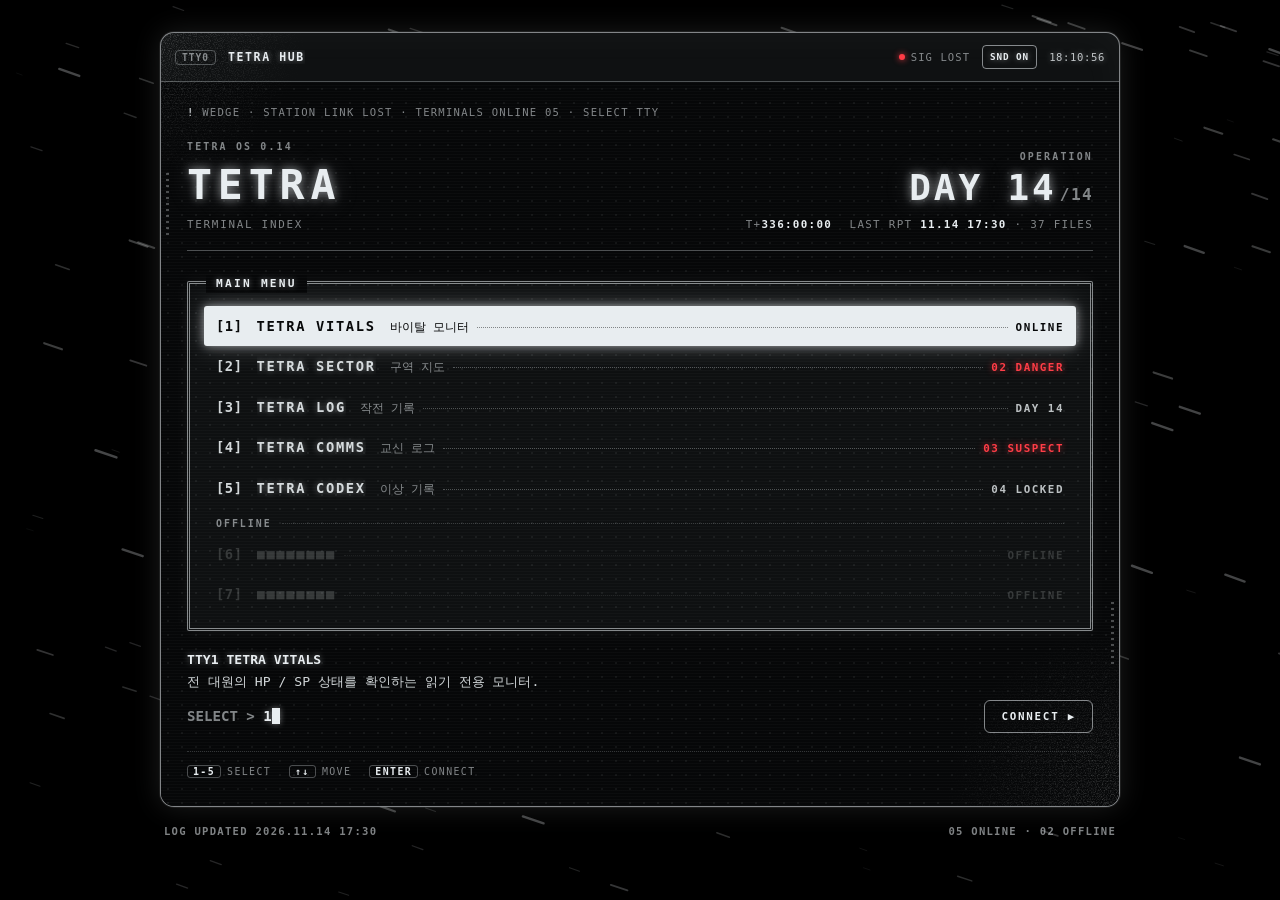
<file: index.html>
<!DOCTYPE html>
<html lang="ko">
<head>
<meta charset="utf-8">
<meta name="viewport" content="width=device-width, initial-scale=1">
<meta name="theme-color" content="#000000">
<meta name="robots" content="noindex, nofollow, noarchive">
<meta http-equiv="Content-Security-Policy" content="default-src 'none'; script-src 'self'; style-src 'self' https://fonts.googleapis.com; font-src https://fonts.gstatic.com; img-src data:; base-uri 'none'; form-action 'none'">
<meta name="referrer" content="no-referrer">
<meta name="description" content="TETRA TERMINAL HUB — WEDGE.">
<title>TETRA HUB</title>
<link rel="icon" href="data:image/svg+xml,%3Csvg xmlns='http://www.w3.org/2000/svg' viewBox='0 0 16 16'%3E%3Crect width='16' height='16' rx='3' fill='%23000'/%3E%3Crect x='3' y='3' width='4' height='4' fill='%23e8edf0'/%3E%3Crect x='9' y='3' width='4' height='4' fill='%23e8edf0'/%3E%3Crect x='3' y='9' width='4' height='4' fill='%23e8edf0'/%3E%3Crect x='9' y='9' width='4' height='4' fill='%23e8edf0' fill-opacity='.35'/%3E%3C/svg%3E">
<link rel="preconnect" href="https://fonts.googleapis.com">
<link rel="preconnect" href="https://fonts.gstatic.com" crossorigin>
<link rel="stylesheet" href="https://fonts.googleapis.com/css2?family=JetBrains+Mono:wght@400;700&family=Nanum+Gothic+Coding:wght@400;700&display=swap">
<link rel="stylesheet" href="assets/tetra.css">
<link rel="stylesheet" href="hub.css">
</head>
<body>
<canvas id="snow" aria-hidden="true"></canvas>

<main class="wrap">
  <section class="term" aria-label="터미널 허브">
    <span class="tick l" aria-hidden="true"></span>
    <span class="tick r" aria-hidden="true"></span>

    <header class="bar">
      <span class="tty" aria-hidden="true">TTY0</span>
      <h1 class="name">TETRA HUB</h1>
      <span class="sig lost sm-hide" aria-hidden="true">SIG LOST</span>
      <span class="clock" id="clock" aria-hidden="true">--:--:--</span>
    </header>

    <div class="screen">
      <p class="sys" id="alert">WEDGE · STATION LINK LOST · SELECT TTY</p>

      <div class="top">
        <div>
          <small>TETRA OS 0.14</small>
          <h2 class="hub-ttl">TETRA</h2>
          <p class="sub">TERMINAL INDEX</p>
        </div>
        <div class="stat" role="group" aria-label="작전 현황">
          <small>OPERATION</small>
          <b id="opDay">DAY --</b>
          <div class="st"><span id="opT" hidden>T+<u id="opEl">--</u></span><span>LAST RPT <u id="opLast">--</u> · <span id="opCnt">--</span></span></div>
        </div>
      </div>

      <div class="menu" role="group" aria-label="터미널 선택 메뉴">
        <span class="mt">MAIN MENU</span>
        <div id="rows"></div>
      </div>

      <p class="desc" id="desc" aria-live="polite"></p>
      <div class="prompt">
        <span><i>SELECT &gt;</i> <span class="in" id="typed"></span><span class="cur" aria-hidden="true"></span></span>
        <a class="go" id="go" href="#" data-sfx="none">CONNECT ▶</a>
      </div>
      <div class="keys" aria-hidden="true"><span><b id="keyRange">1-5</b>SELECT</span><span><b>↑↓</b>MOVE</span><span><b>ENTER</b>CONNECT</span></div>
    </div>
  </section>

  <footer class="foot">
    <span id="upd">LOG UPDATED —</span>
    <span id="fR">-- ONLINE · -- OFFLINE</span>
  </footer>

  <noscript><p class="sub">허브를 쓰려면 자바스크립트를 켜주세요.</p></noscript>
</main>

<script src="assets/config.js"></script>
<script src="tetra-log/entries.js"></script>
<script src="tetra-sector/sector-data.js"></script>
<script src="tetra-comms/comms-data.js"></script>
<script src="tetra-codex/codex-data.js"></script>
<script src="assets/tetra.js"></script>
<script src="assets/sfx.js"></script>
<script src="hub.js"></script>
</body>
</html>
</file>
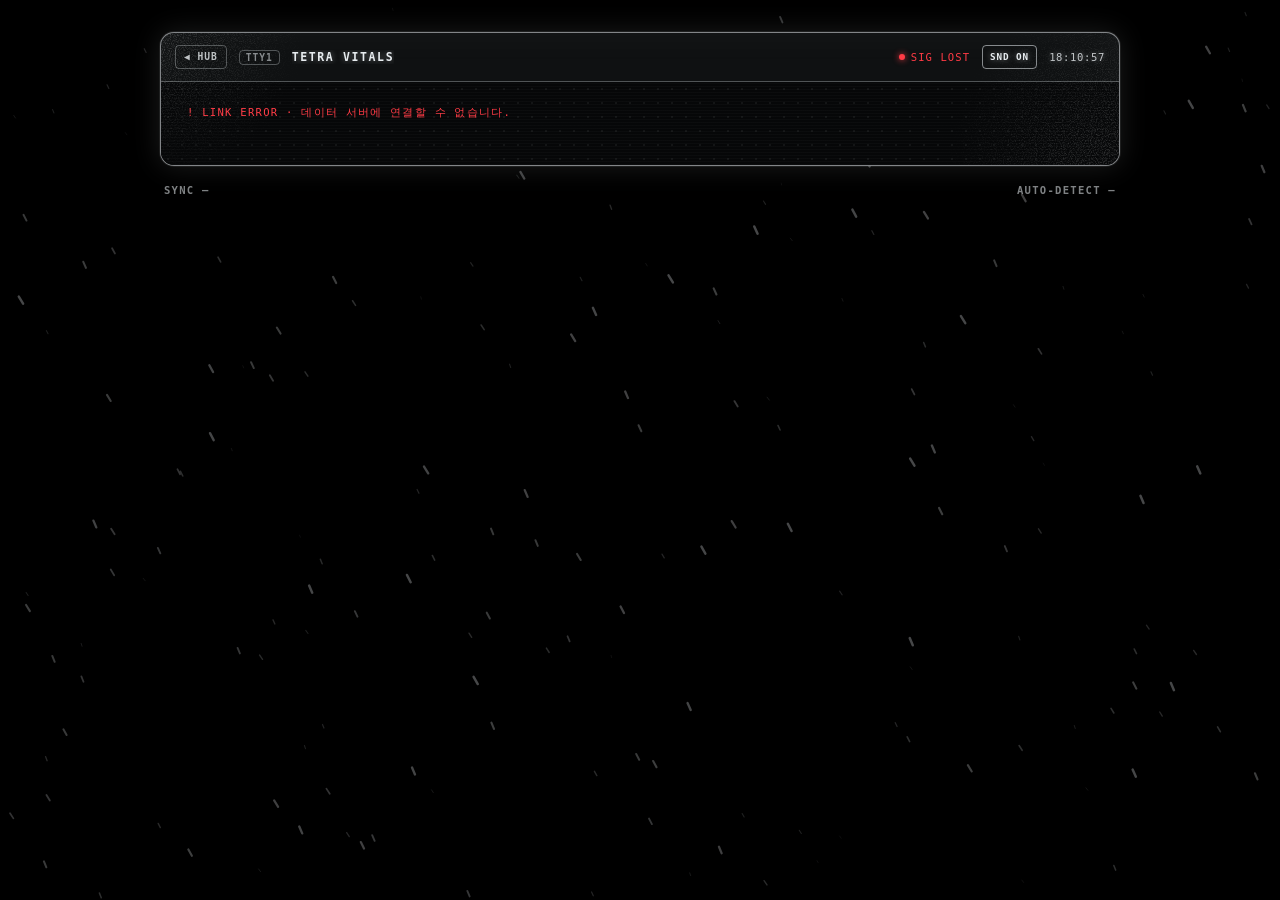
<file: status-board/index.html>
<!DOCTYPE html>
<html lang="ko">
<head>
<meta charset="utf-8">
<meta name="viewport" content="width=device-width, initial-scale=1">
<meta name="theme-color" content="#000000">
<meta name="robots" content="noindex, nofollow, noarchive">
<meta http-equiv="Content-Security-Policy" content="default-src 'none'; script-src 'self' https://script.google.com https://script.googleusercontent.com; style-src 'self' https://fonts.googleapis.com; font-src https://fonts.gstatic.com; img-src data:; base-uri 'none'; form-action 'none'">
<meta name="referrer" content="no-referrer">
<title>TETRA VITALS</title>
<link rel="icon" href="data:image/svg+xml,%3Csvg xmlns='http://www.w3.org/2000/svg' viewBox='0 0 16 16'%3E%3Crect width='16' height='16' rx='3' fill='%23000'/%3E%3Crect x='3' y='5' width='10' height='2' fill='%23e8edf0'/%3E%3Crect x='3' y='9' width='6' height='2' fill='%23e8edf0'/%3E%3C/svg%3E">
<link rel="preconnect" href="https://fonts.googleapis.com">
<link rel="preconnect" href="https://fonts.gstatic.com" crossorigin>
<link rel="stylesheet" href="https://fonts.googleapis.com/css2?family=JetBrains+Mono:wght@400;700&family=Nanum+Gothic+Coding:wght@400;700&display=swap">
<link rel="stylesheet" href="../assets/tetra.css">
<link rel="stylesheet" href="vitals.css">
</head>
<body>
<canvas id="snow" aria-hidden="true"></canvas>

<main class="wrap">
  <section class="term" aria-label="대원 상태 단말기">
    <span class="tick l" aria-hidden="true"></span>
    <span class="tick r" aria-hidden="true"></span>

    <header class="bar">
      <a class="home" href="../" aria-label="허브로 돌아가기">◀ HUB</a>
      <span class="tty" aria-hidden="true">TTY1</span>
      <h1 class="name" id="title">TETRA VITALS</h1>
      <span class="sig busy" id="sig">LINKING</span>
      <span class="clock" id="clock" aria-hidden="true">--:--:--</span>
    </header>

    <div class="screen">
      <p class="sys" id="alert">VITAL MONITOR · READ ONLY</p>

      <div id="board" hidden>
        <p class="line">status --all</p>
        <div class="panel hero">
          <div><p class="label">PERSONNEL</p><p class="big" id="sCount">--</p></div>
          <div><p class="label">AVG HP</p><p class="big"><span id="sHp">--</span><small>%</small></p></div>
          <div><p class="label">AVG SP</p><p class="big"><span id="sSp">--</span><small>%</small></p></div>
          <div class="crit" id="sCritBox"><p class="label">CRITICAL</p><p class="big" id="sWarn">--</p></div>
        </div>

        <div class="cmdrow">
          <p class="line sortline">sort --by</p>
          <div class="sorts" id="sorts" role="group" aria-label="정렬">
            <button type="button" data-s="sheet" aria-pressed="true">ORDER</button>
            <button type="button" data-s="unit" id="sortUnit" hidden>UNIT</button>
            <button type="button" data-s="name">NAME</button>
            <button type="button" data-s="hpAsc">HP ▲</button>
            <button type="button" data-s="spAsc">SP ▲</button>
          </div>
        </div>

        <p class="line">ls personnel/ <span class="cnt" id="listcnt"></span></p>
        <div class="panel list" id="list">
          <div class="lh" aria-hidden="true"><span class="no">NO</span><span class="u">UNIT</span><span>NAME</span><span>HP</span><span>SP</span><span>STAT</span></div>
          <div class="units" id="grid" aria-live="polite"></div>
        </div>
      </div>

    </div>
  </section>

  <footer class="foot">
    <span id="upd">SYNC —</span>
    <span id="detect">AUTO-DETECT —</span>
  </footer>
</main>

<script src="../assets/config.js"></script>
<script src="../assets/tetra.js"></script>
<script src="../assets/sfx.js"></script>
<script src="vitals.js"></script>
</body>
</html>
</file>
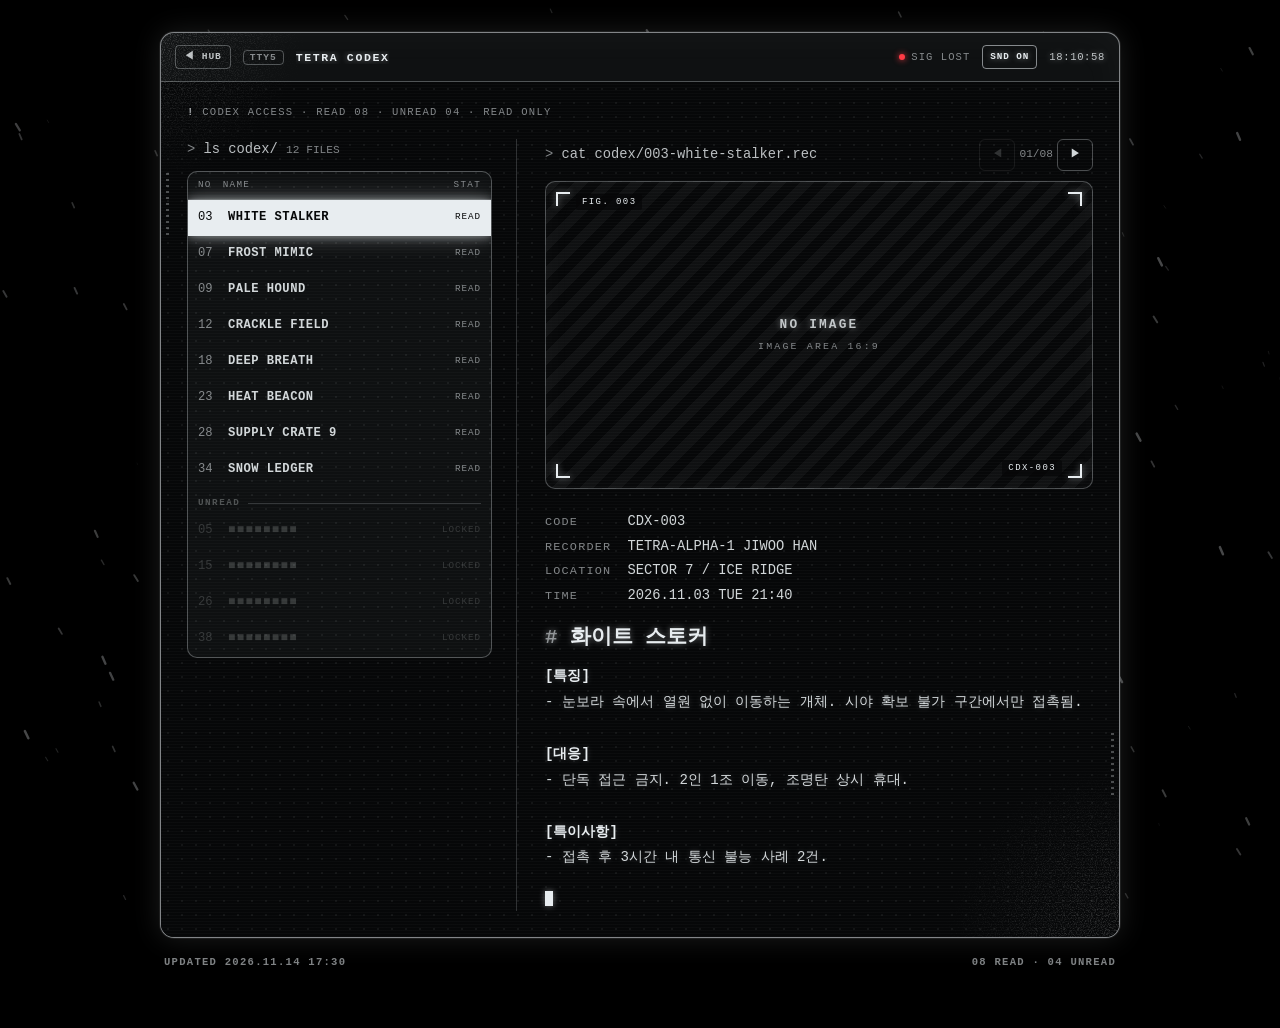
<file: tetra-codex/index.html>
<!DOCTYPE html>
<html lang="ko">
<head>
<meta charset="utf-8">
<meta name="viewport" content="width=device-width, initial-scale=1">
<meta name="theme-color" content="#000000">
<meta name="robots" content="noindex, nofollow, noarchive">
<meta http-equiv="Content-Security-Policy" content="default-src 'none'; script-src 'self'; style-src 'self' https://fonts.googleapis.com; font-src https://fonts.gstatic.com; img-src 'self' data:; base-uri 'none'; form-action 'none'">
<meta name="referrer" content="no-referrer">
<meta name="description" content="TETRA CODEX — ANOMALY RECORDS.">
<title>TETRA CODEX</title>
<link rel="icon" href="data:image/svg+xml,%3Csvg xmlns='http://www.w3.org/2000/svg' viewBox='0 0 16 16'%3E%3Crect width='16' height='16' rx='3' fill='%23000'/%3E%3Crect x='3' y='3' width='10' height='10' fill='none' stroke='%23e8edf0' stroke-width='2'/%3E%3Crect x='6' y='6' width='4' height='4' fill='%23e8edf0'/%3E%3C/svg%3E">
<link rel="preconnect" href="https://fonts.googleapis.com">
<link rel="preconnect" href="https://fonts.gstatic.com" crossorigin>
<link rel="stylesheet" href="https://fonts.googleapis.com/css2?family=JetBrains+Mono:wght@400;700&family=Nanum+Gothic+Coding:wght@400;700&display=swap">
<link rel="stylesheet" href="../assets/tetra.css">
<link rel="stylesheet" href="codex.css">
</head>
<body>
<canvas id="snow" aria-hidden="true"></canvas>

<main class="wrap">
  <section class="term" aria-label="이상 기록 단말기">
    <span class="tick l" aria-hidden="true"></span>
    <span class="tick r" aria-hidden="true"></span>

    <header class="bar">
      <a class="home" href="../" aria-label="허브로 돌아가기">◀ HUB</a>
      <span class="tty" aria-hidden="true">TTY5</span>
      <h1 class="name">TETRA CODEX</h1>
      <span class="sig lost sm-hide" aria-hidden="true">SIG LOST</span>
      <span class="clock" id="clock" aria-hidden="true">--:--:--</span>
    </header>

    <div class="screen">
      <p class="sys" id="alert">CODEX ACCESS · READ ONLY</p>

      <div class="grid">
        <nav class="side" aria-label="항목 목록">
          <p class="line">ls codex/ <span class="cnt" id="fCnt">-- FILES</span></p>
          <div class="panel files">
            <div class="hd" aria-hidden="true"><span>NO</span><span>NAME</span><span>STAT</span></div>
            <div id="files"></div>
          </div>
        </nav>

        <article class="main" aria-live="polite">
          <div class="cmdrow">
            <p class="line">cat codex/<span id="catName">—</span></p>
            <nav class="pager" aria-label="항목 이동">
              <button type="button" id="prev" aria-label="이전 항목">◀</button>
              <span class="pos" id="pos">--/--</span>
              <button type="button" id="next" aria-label="다음 항목">▶</button>
            </nav>
          </div>

          <figure class="img" id="img">
            <span class="c tl" aria-hidden="true"></span><span class="c tr" aria-hidden="true"></span>
            <span class="c bl" aria-hidden="true"></span><span class="c br" aria-hidden="true"></span>
            <span class="lb t" id="figT" aria-hidden="true">FIG. --</span>
            <span class="lb b" id="figN" aria-hidden="true">CDX----</span>
            <div class="ph" id="ph" role="img" aria-label="이미지 영역"><b>NO IMAGE</b><span>IMAGE AREA 16:9</span></div>
          </figure>

          <dl class="head">
            <div><dt>CODE</dt><dd id="mCode">—</dd></div>
            <div><dt>RECORDER</dt><dd id="mBy">—</dd></div>
            <div><dt>LOCATION</dt><dd id="mLoc">—</dd></div>
            <div><dt>TIME</dt><dd id="mTime">—</dd></div>
          </dl>

          <h2 class="title" id="hName">—</h2>
          <p class="body" id="body"></p>
          <p class="idle" aria-hidden="true"><span class="cur"></span></p>
        </article>
      </div>
    </div>
  </section>

  <footer class="foot">
    <span id="fU">UPDATED —</span>
    <span id="fR">-- READ · -- UNREAD</span>
  </footer>

  <noscript><p class="sub">기록을 보려면 자바스크립트를 켜주세요.</p></noscript>
</main>

<script src="../assets/tetra.js"></script>
<script src="../assets/sfx.js"></script>
<script src="codex-data.js"></script>
<script src="codex.js"></script>
</body>
</html>
</file>
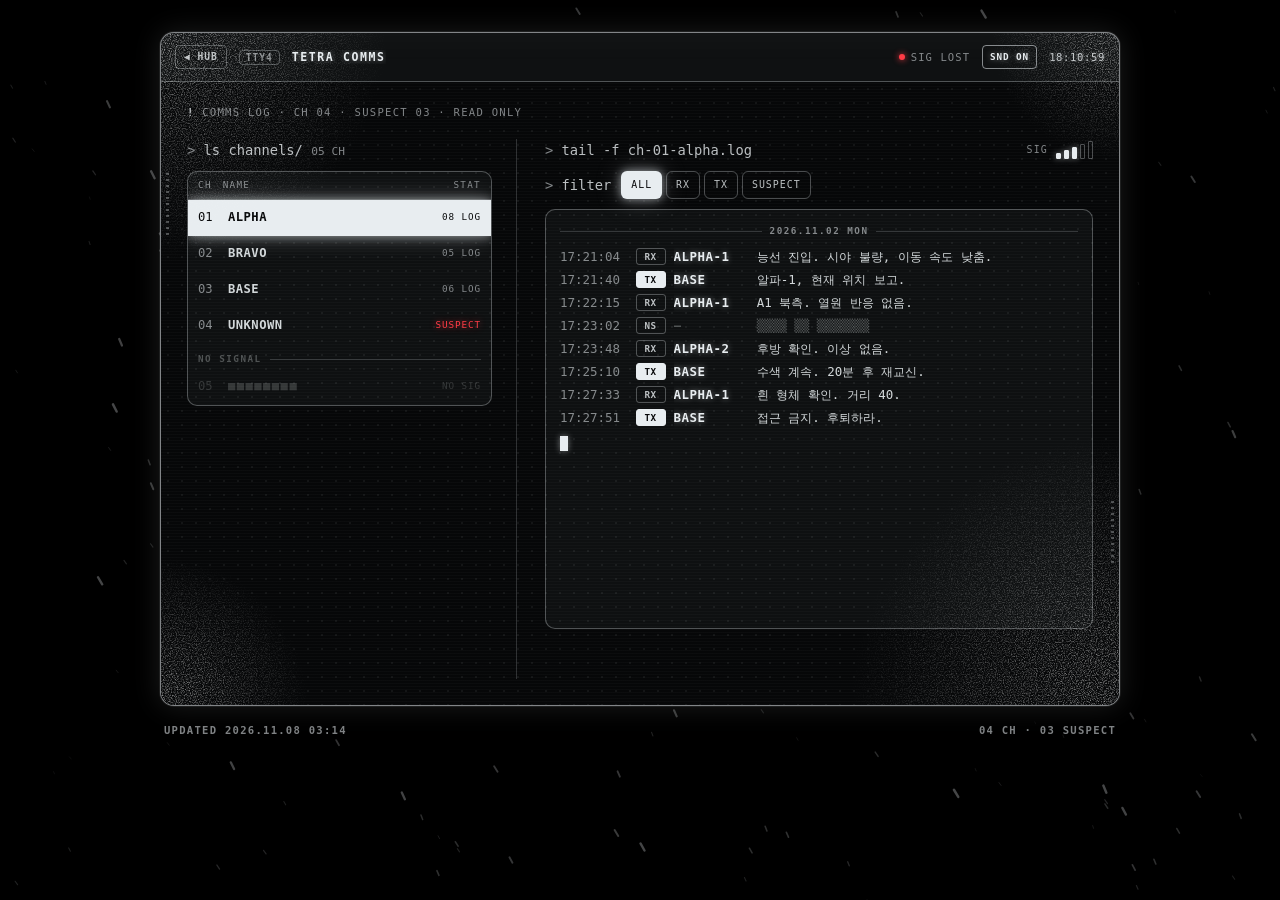
<file: tetra-comms/index.html>
<!DOCTYPE html>
<html lang="ko">
<head>
<meta charset="utf-8">
<meta name="viewport" content="width=device-width, initial-scale=1">
<meta name="theme-color" content="#000000">
<meta name="robots" content="noindex, nofollow, noarchive">
<meta http-equiv="Content-Security-Policy" content="default-src 'none'; script-src 'self'; style-src 'self' https://fonts.googleapis.com; font-src https://fonts.gstatic.com; img-src data:; base-uri 'none'; form-action 'none'">
<meta name="referrer" content="no-referrer">
<meta name="description" content="TETRA COMMS — RADIO LOG.">
<title>TETRA COMMS</title>
<link rel="icon" href="data:image/svg+xml,%3Csvg xmlns='http://www.w3.org/2000/svg' viewBox='0 0 16 16'%3E%3Crect width='16' height='16' rx='3' fill='%23000'/%3E%3Crect x='3' y='10' width='2' height='3' fill='%23e8edf0'/%3E%3Crect x='7' y='7' width='2' height='6' fill='%23e8edf0'/%3E%3Crect x='11' y='4' width='2' height='9' fill='%23e8edf0'/%3E%3C/svg%3E">
<link rel="preconnect" href="https://fonts.googleapis.com">
<link rel="preconnect" href="https://fonts.gstatic.com" crossorigin>
<link rel="stylesheet" href="https://fonts.googleapis.com/css2?family=JetBrains+Mono:wght@400;700&family=Nanum+Gothic+Coding:wght@400;700&display=swap">
<link rel="stylesheet" href="../assets/tetra.css">
<link rel="stylesheet" href="comms.css">
</head>
<body>
<canvas id="snow" aria-hidden="true"></canvas>

<main class="wrap">
  <section class="term" aria-label="교신 로그 단말기">
    <span class="tick l" aria-hidden="true"></span>
    <span class="tick r" aria-hidden="true"></span>

    <header class="bar">
      <a class="home" href="../" aria-label="허브로 돌아가기">◀ HUB</a>
      <span class="tty" aria-hidden="true">TTY4</span>
      <h1 class="name">TETRA COMMS</h1>
      <span class="sig lost sm-hide" aria-hidden="true">SIG LOST</span>
      <span class="clock" id="clock" aria-hidden="true">--:--:--</span>
    </header>

    <div class="screen">
      <p class="sys" id="alert">COMMS LOG · READ ONLY</p>

      <div class="grid">
        <nav class="side" aria-label="채널 목록">
          <p class="line">ls channels/ <span class="cnt" id="fCnt">-- CH</span></p>
          <div class="panel files">
            <div class="hd" aria-hidden="true"><span>CH</span><span>NAME</span><span>STAT</span></div>
            <div id="files"></div>
          </div>
        </nav>

        <section class="main" aria-label="교신 기록">
          <div class="cmdrow">
            <p class="line tailline">tail -f <span id="catName">—</span></p>
            <div class="sigbars">SIG <span class="bars" id="bars" role="img" aria-label="신호 세기"><i></i><i></i><i></i><i></i><i></i></span></div>
          </div>
          <div class="cmdrow">
            <p class="line filterline">filter</p>
            <div class="pills" id="pills" role="group" aria-label="교신 필터"></div>
          </div>
          <div class="panel log scroll" id="log" tabindex="0" aria-live="polite" aria-label="교신 기록"></div>
        </section>
      </div>
    </div>
  </section>

  <footer class="foot">
    <span id="fU">UPDATED —</span>
    <span id="fR">-- CH · -- SUSPECT</span>
  </footer>

  <noscript><p class="sub">기록을 보려면 자바스크립트를 켜주세요.</p></noscript>
</main>

<script src="../assets/tetra.js"></script>
<script src="../assets/sfx.js"></script>
<script src="comms-data.js"></script>
<script src="comms.js"></script>
</body>
</html>
</file>
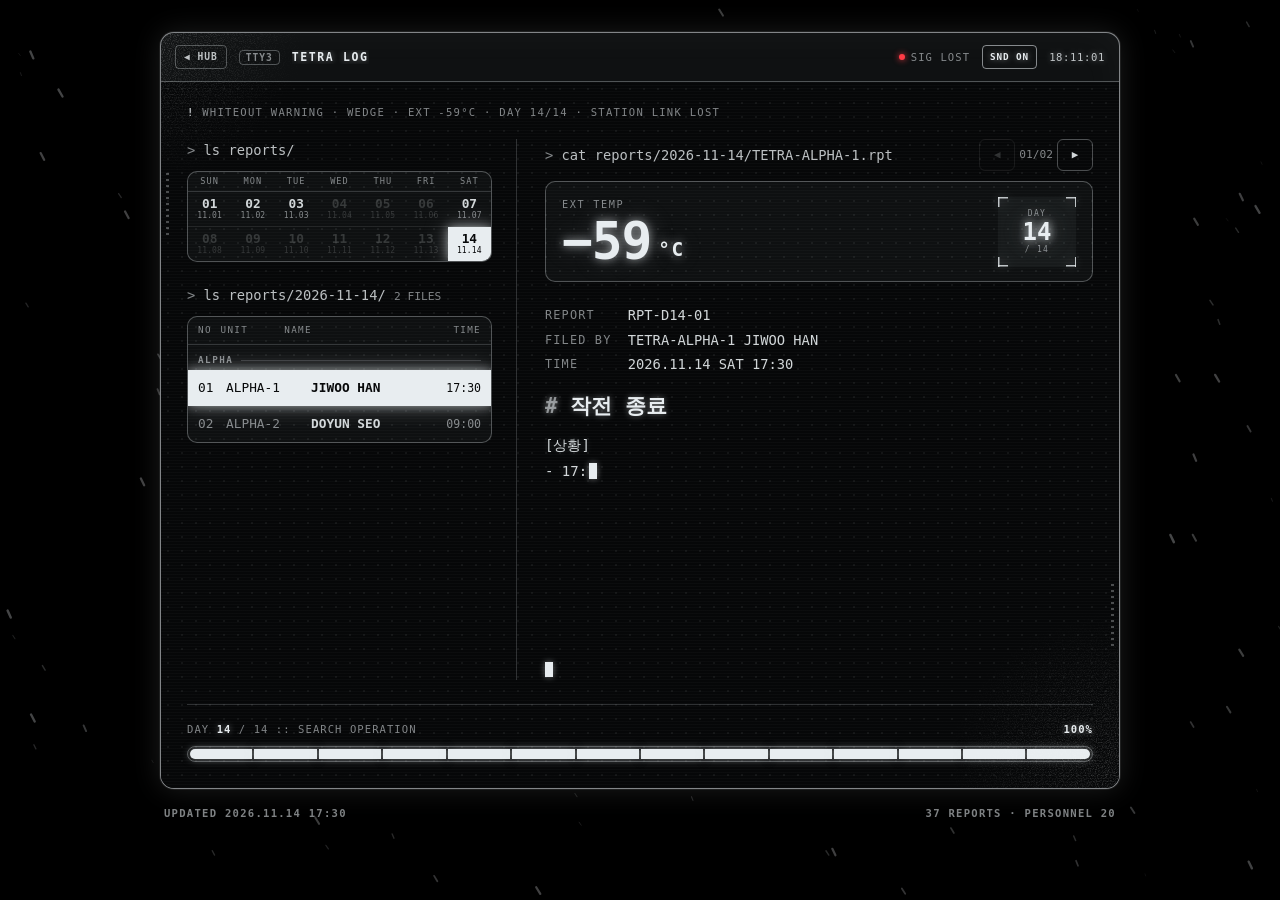
<file: tetra-log/index.html>
<!DOCTYPE html>
<html lang="ko">
<head>
  <meta charset="utf-8">
  <meta name="viewport" content="width=device-width, initial-scale=1">
  <meta name="theme-color" content="#000000">
  <meta name="robots" content="noindex, nofollow, noarchive">
  <meta http-equiv="Content-Security-Policy" content="default-src 'none'; script-src 'self'; style-src 'self' https://fonts.googleapis.com; font-src https://fonts.gstatic.com; img-src data:; base-uri 'none'; form-action 'none'">
  <meta name="referrer" content="no-referrer">
  <title>TETRA LOG</title>
  <meta name="description" content="TETRA SEARCH UNIT — WEDGE, 14 DAYS OF RESCUE RECORDS.">
  <meta property="og:title" content="TETRA LOG">
  <meta property="og:description" content="TETRA SEARCH UNIT — WEDGE, 14 DAYS OF RESCUE RECORDS.">
  <meta property="og:type" content="website">
  <link rel="icon" href="data:image/svg+xml,%3Csvg xmlns='http://www.w3.org/2000/svg' viewBox='0 0 16 16'%3E%3Crect width='16' height='16' rx='3' fill='%23000'/%3E%3Crect x='4' y='4' width='5' height='8' fill='%23e8edf0'/%3E%3C/svg%3E">
  <link rel="preconnect" href="https://fonts.googleapis.com">
  <link rel="preconnect" href="https://fonts.gstatic.com" crossorigin>
  <link rel="stylesheet" href="https://fonts.googleapis.com/css2?family=JetBrains+Mono:wght@400;700&family=Nanum+Gothic+Coding:wght@400;700&display=swap">
  <link rel="stylesheet" href="../assets/tetra.css">
  <link rel="stylesheet" href="style.css">
</head>
<body>
  <canvas id="snow" aria-hidden="true"></canvas>

  <main class="wrap">
    <section class="term" aria-label="기록 단말기">
      <span class="tick l" aria-hidden="true"></span>
      <span class="tick r" aria-hidden="true"></span>

      <header class="bar">
        <a class="home" href="../" aria-label="허브로 돌아가기">◀ HUB</a>
        <span class="tty" aria-hidden="true">TTY3</span>
        <h1 class="name">TETRA LOG</h1>
        <span class="sig lost sm-hide" aria-hidden="true">SIG LOST</span>
        <span class="clock" id="clock" aria-hidden="true">--:--:--</span>
      </header>

      <div class="screen" id="screen">
        <p class="sys" id="alert" aria-hidden="true">WHITEOUT WARNING · WEDGE · STATION LINK LOST</p>

        <div class="grid">
          <nav class="side" aria-label="기록 탐색">
            <p class="line">ls reports/</p>
            <div class="panel tbl">
              <div class="dhd" id="dayhd" aria-hidden="true"></div>
              <ol class="days" id="days" aria-label="날짜 선택"></ol>
            </div>

            <button type="button" class="fold" id="fold" aria-expanded="false" aria-controls="peoplePanel">
              <span class="line">ls reports/<span id="daydir">—</span>/ <span class="cnt" id="daycnt"></span><span class="mark" id="foldmark">[+]</span></span>
            </button>
            <div class="panel tbl scroll" id="peoplePanel">
              <ul class="people" id="people" aria-label="기록자 선택"></ul>
            </div>
          </nav>

          <div class="main">
            <div class="cmdrow">
              <p class="line" id="cmdline">cat <span id="cmdfile">—</span></p>
              <nav class="pager" aria-label="같은 날짜 보고서 이동">
                <button type="button" id="prev" aria-label="이전 보고서">◀</button>
                <span class="pos" id="pos">--/--</span>
                <button type="button" id="next" aria-label="다음 보고서">▶</button>
              </nav>
            </div>

            <div class="panel hero">
              <div>
                <p class="label">EXT TEMP</p>
                <p class="big"><span id="big-temp">--</span><small>°C</small></p>
                <p class="warn" id="warn" hidden>[WARN] HYPOTHERMIA RISK</p>
              </div>
              <div class="badge" aria-hidden="true"><span>DAY</span><b id="badge-day">--</b><small id="badge-total">/ --</small></div>
            </div>

            <article class="entry" aria-live="polite">
              <dl class="head">
                <div><dt>REPORT</dt><dd id="h-no">—</dd></div>
                <div><dt>FILED BY</dt><dd id="h-author">—</dd></div>
                <div><dt>TIME</dt><dd id="h-time">—</dd></div>
              </dl>
              <h2 class="title" id="title"></h2>
              <p class="body"><span id="done"></span><span id="rest"></span></p>
            </article>

            <p class="idle" aria-hidden="true"><span class="cur"></span></p>
          </div>
        </div>

        <div class="progress" aria-hidden="true">
          <div class="prog-top">
            <span>DAY <b id="prog-day">--</b> / <span id="prog-total">14</span> :: SEARCH OPERATION</span>
            <b id="prog-pct">0%</b>
          </div>
          <div class="segs" id="segs"></div>
        </div>
      </div>
    </section>

    <footer class="foot">
      <span id="upd">UPDATED —</span>
      <span id="count">0 REPORTS</span>
    </footer>

    <noscript><p class="sub">기록을 보려면 자바스크립트를 켜주세요.</p></noscript>
  </main>

  <script src="../assets/tetra.js"></script>
  <script src="../assets/sfx.js"></script>
  <script src="entries.js"></script>
  <script src="script.js"></script>
</body>
</html>
</file>
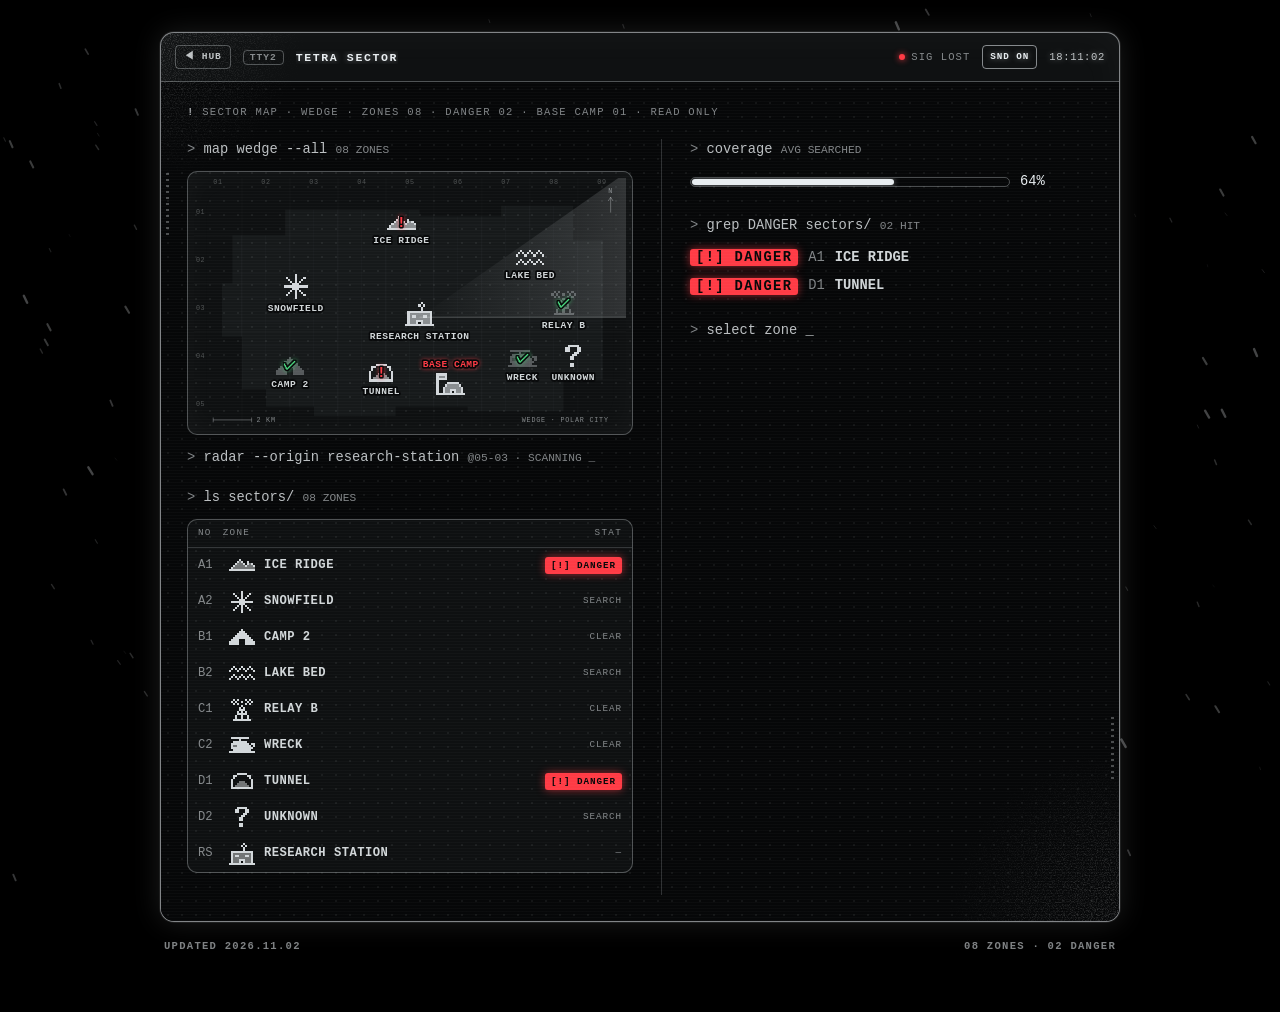
<file: tetra-sector/index.html>
<!DOCTYPE html>
<html lang="ko">
<head>
<meta charset="utf-8">
<meta name="viewport" content="width=device-width, initial-scale=1">
<meta name="theme-color" content="#000000">
<meta name="robots" content="noindex, nofollow, noarchive">
<meta http-equiv="Content-Security-Policy" content="default-src 'none'; script-src 'self'; style-src 'self' https://fonts.googleapis.com; font-src https://fonts.gstatic.com; img-src data:; base-uri 'none'; form-action 'none'">
<meta name="referrer" content="no-referrer">
<meta name="description" content="TETRA SECTOR — WEDGE SEARCH ZONE MAP.">
<title>TETRA SECTOR</title>
<link rel="icon" href="data:image/svg+xml,%3Csvg xmlns='http://www.w3.org/2000/svg' viewBox='0 0 16 16'%3E%3Crect width='16' height='16' rx='3' fill='%23000'/%3E%3Ccircle cx='8' cy='8' r='5' fill='none' stroke='%23e8edf0' stroke-width='1.5'/%3E%3Ccircle cx='8' cy='8' r='1.5' fill='%23ff3b45'/%3E%3C/svg%3E">
<link rel="preconnect" href="https://fonts.googleapis.com">
<link rel="preconnect" href="https://fonts.gstatic.com" crossorigin>
<link rel="stylesheet" href="https://fonts.googleapis.com/css2?family=JetBrains+Mono:wght@400;700&family=Nanum+Gothic+Coding:wght@400;700&display=swap">
<link rel="stylesheet" href="../assets/tetra.css">
<link rel="stylesheet" href="sector.css">
</head>
<body>
<canvas id="snow" aria-hidden="true"></canvas>

<main class="wrap">
  <section class="term" aria-label="구역 지도 단말기">
    <span class="tick l" aria-hidden="true"></span>
    <span class="tick r" aria-hidden="true"></span>

    <header class="bar">
      <a class="home" href="../" aria-label="허브로 돌아가기">◀ HUB</a>
      <span class="tty" aria-hidden="true">TTY2</span>
      <h1 class="name">TETRA SECTOR</h1>
      <span class="sig lost sm-hide" aria-hidden="true">SIG LOST</span>
      <span class="clock" id="clock" aria-hidden="true">--:--:--</span>
    </header>

    <div class="screen">
      <p class="sys" id="alert">SECTOR MAP · READ ONLY</p>

      <div class="sec-grid">
      <div class="sec-map">
      <p class="line">map wedge --all <span class="cnt" id="zCnt">-- ZONES</span></p>
      <div class="panel mapbox">
<svg id="mapsvg" viewBox="0 0 900 520" role="img" aria-label="극지 도시 웨지(WEDGE) 지도. 중앙 연구소, 남쪽 외곽 베이스캠프. 구역:스노우필드, 아이스 릿지, 레이크 베드, 릴레이 B, 잔해, 터널, 캠프 2, 미확인 구역">
  <defs>
    <!-- 극지 도시 WEDGE 의 시가지 (블록 모양). 구역·연구소·베이스캠프가 모두 안쪽에 들어가도록 잡음 -->
    <path id="city" d="M80 120 H190 V66 H470 V80 H640 V58 H790 V130 H852 V420 H770 V486 H570 V476 H420 V496 H250 V476 H150 V440 H100 V330 H58 V220 H80 Z"/>
    <clipPath id="cityClip"><use href="#city"/></clipPath>
    <!-- 거리 격자 (도시 안쪽에만) -->
    <pattern id="streets" width="50" height="50" patternUnits="userSpaceOnUse"><path d="M50 0 V50 M0 50 H50" fill="none" stroke="#e8edf0" stroke-width="1"/></pattern>
    <linearGradient id="sweepGrad" x1="0" y1="0" x2="1" y2="0"><stop offset="0" stop-color="#e8edf0" stop-opacity="0"/><stop offset="1" stop-color="#e8edf0" stop-opacity=".2"/></linearGradient>
  </defs>

  <g class="gridl" aria-hidden="true"><line x1="100" y1="0" x2="100" y2="520"/><line x1="200" y1="0" x2="200" y2="520"/><line x1="300" y1="0" x2="300" y2="520"/><line x1="400" y1="0" x2="400" y2="520"/><line x1="500" y1="0" x2="500" y2="520"/><line x1="600" y1="0" x2="600" y2="520"/><line x1="700" y1="0" x2="700" y2="520"/><line x1="800" y1="0" x2="800" y2="520"/><line x1="0" y1="120" x2="900" y2="120"/><line x1="0" y1="220" x2="900" y2="220"/><line x1="0" y1="320" x2="900" y2="320"/><line x1="0" y1="420" x2="900" y2="420"/></g>
  <!-- 좌표 눈금: 숫자만 (섹터 코드 A1~D2 와 겹치지 않게) -->
  <g class="axis" aria-hidden="true"><text x="50" y="13" text-anchor="middle">01</text><text x="150" y="13" text-anchor="middle">02</text><text x="250" y="13" text-anchor="middle">03</text><text x="350" y="13" text-anchor="middle">04</text><text x="450" y="13" text-anchor="middle">05</text><text x="550" y="13" text-anchor="middle">06</text><text x="650" y="13" text-anchor="middle">07</text><text x="750" y="13" text-anchor="middle">08</text><text x="850" y="13" text-anchor="middle">09</text><text x="4" y="74">01</text><text x="4" y="174">02</text><text x="4" y="274">03</text><text x="4" y="374">04</text><text x="4" y="474">05</text></g>

  <!-- 도시: 시가지 면 + 거리 격자 (테두리 선 없음 — 사용자 요청) -->
  <use href="#city" class="city-fill"/>
  <rect class="streets" x="0" y="0" width="900" height="520" fill="url(#streets)" clip-path="url(#cityClip)"/>

  <!-- 레이더 (중앙 RESEARCH STATION 에서 지도 전체로 퍼짐) — 위치는 아래 연구소와 같은 값 -->
  <g transform="translate(470 290)" aria-hidden="true">
    <g class="rings"><circle class="ring" r="560"/><circle class="ring" r="560"/><circle class="ring" r="560"/></g>
    <g class="sweep"><path d="M0 0 L560 0 A560 560 0 0 0 458.7 -321.2 Z" fill="url(#sweepGrad)"/><line x1="0" y1="0" x2="560" y2="0" class="sw-line"/></g>
  </g>

  <!-- RESEARCH STATION (중앙, 좌표 05-03) — 지형지물(코드 RS), 누르면 상세. 픽셀 아이콘은 sector.js 가 그림 -->
  <g class="zone lm" role="button" tabindex="0" aria-pressed="false" aria-label="RS RESEARCH STATION" data-z="RESEARCH STATION"><rect class="hit" x="390" y="254" width="160" height="77" rx="4"/><g transform="translate(444 262)"><g class="ic"><g class="px" id="rsIcon"></g></g></g>
    <text class="zl" x="470" y="323" text-anchor="middle">RESEARCH STATION</text></g>

  <!-- 구역 (data-z = sector-data.js 의 place). 8개 구역은 translate(0 -24) 로 지도 위쪽으로 조금 올림 (연구소·베이스캠프는 제자리) -->
  <g class="zone" transform="translate(0 -24)" role="button" tabindex="0" aria-pressed="false" aria-label="A2 SNOWFIELD" data-z="SNOWFIELD"><rect class="hit" x="156" y="220" width="112" height="77" rx="4"/><g transform="translate(190 228)"><g class="ic"><g class="px"><rect class="a" x="20" y="0" width="4" height="4"/><rect class="a" x="4" y="4" width="4" height="4"/><rect class="a" x="20" y="4" width="4" height="4"/><rect class="a" x="36" y="4" width="4" height="4"/><rect class="a" x="8" y="8" width="4" height="4"/><rect class="a" x="20" y="8" width="4" height="4"/><rect class="a" x="32" y="8" width="4" height="4"/><rect class="a" x="12" y="12" width="4" height="4"/><rect class="a" x="20" y="12" width="4" height="4"/><rect class="a" x="28" y="12" width="4" height="4"/><rect class="a" x="16" y="16" width="12" height="4"/><rect class="a" x="0" y="20" width="44" height="4"/><rect class="a" x="16" y="24" width="12" height="4"/><rect class="a" x="12" y="28" width="4" height="4"/><rect class="a" x="20" y="28" width="4" height="4"/><rect class="a" x="28" y="28" width="4" height="4"/><rect class="a" x="8" y="32" width="4" height="4"/><rect class="a" x="20" y="32" width="4" height="4"/><rect class="a" x="32" y="32" width="4" height="4"/><rect class="a" x="4" y="36" width="4" height="4"/><rect class="a" x="20" y="36" width="4" height="4"/><rect class="a" x="36" y="36" width="4" height="4"/><rect class="a" x="20" y="40" width="4" height="4"/></g></g></g>
    <text class="zl" x="212" y="289" text-anchor="middle">SNOWFIELD</text></g>
  <g class="zone" transform="translate(0 -24)" role="button" tabindex="0" aria-pressed="false" aria-label="A1 ICE RIDGE" data-z="ICE RIDGE"><rect class="hit" x="376" y="98" width="112" height="57" rx="4"/><g transform="translate(406 106)"><g class="ic"><g class="px"><rect class="a" x="20" y="0" width="4" height="4"/><rect class="a" x="16" y="4" width="4" height="4"/><rect class="b" x="20" y="4" width="4" height="4"/><rect class="a" x="24" y="4" width="4" height="4"/><rect class="a" x="36" y="4" width="4" height="4"/><rect class="a" x="12" y="8" width="4" height="4"/><rect class="b" x="16" y="8" width="12" height="4"/><rect class="a" x="28" y="8" width="4" height="4"/><rect class="a" x="36" y="8" width="4" height="4"/><rect class="b" x="40" y="8" width="4" height="4"/><rect class="a" x="44" y="8" width="4" height="4"/><rect class="a" x="8" y="12" width="4" height="4"/><rect class="b" x="12" y="12" width="20" height="4"/><rect class="a" x="32" y="12" width="4" height="4"/><rect class="b" x="36" y="12" width="12" height="4"/><rect class="a" x="48" y="12" width="4" height="4"/><rect class="a" x="4" y="16" width="4" height="4"/><rect class="b" x="8" y="16" width="44" height="4"/><rect class="a" x="0" y="20" width="52" height="4"/></g></g></g>
    <text class="zl" x="432" y="147" text-anchor="middle">ICE RIDGE</text></g>
  <g class="zone" transform="translate(0 -24)" role="button" tabindex="0" aria-pressed="false" aria-label="B2 LAKE BED" data-z="LAKE BED"><rect class="hit" x="644" y="168" width="112" height="61" rx="4"/><g transform="translate(674 176)"><g class="ic"><g class="px"><rect class="a" x="8" y="0" width="4" height="4"/><rect class="a" x="24" y="0" width="4" height="4"/><rect class="a" x="40" y="0" width="4" height="4"/><rect class="a" x="4" y="4" width="4" height="4"/><rect class="a" x="12" y="4" width="4" height="4"/><rect class="a" x="20" y="4" width="4" height="4"/><rect class="a" x="28" y="4" width="4" height="4"/><rect class="a" x="36" y="4" width="4" height="4"/><rect class="a" x="44" y="4" width="4" height="4"/><rect class="a" x="0" y="8" width="4" height="4"/><rect class="a" x="16" y="8" width="4" height="4"/><rect class="a" x="32" y="8" width="4" height="4"/><rect class="a" x="48" y="8" width="4" height="4"/><rect class="a" x="8" y="16" width="4" height="4"/><rect class="a" x="24" y="16" width="4" height="4"/><rect class="a" x="40" y="16" width="4" height="4"/><rect class="a" x="4" y="20" width="4" height="4"/><rect class="a" x="12" y="20" width="4" height="4"/><rect class="a" x="20" y="20" width="4" height="4"/><rect class="a" x="28" y="20" width="4" height="4"/><rect class="a" x="36" y="20" width="4" height="4"/><rect class="a" x="44" y="20" width="4" height="4"/><rect class="a" x="0" y="24" width="4" height="4"/><rect class="a" x="16" y="24" width="4" height="4"/><rect class="a" x="32" y="24" width="4" height="4"/><rect class="a" x="48" y="24" width="4" height="4"/></g></g></g>
    <text class="zl" x="700" y="221" text-anchor="middle">LAKE BED</text></g>
  <g class="zone" transform="translate(0 -24)" role="button" tabindex="0" aria-pressed="false" aria-label="C1 RELAY B" data-z="RELAY B"><rect class="hit" x="714" y="255" width="112" height="77" rx="4"/><g transform="translate(744 263)"><g class="ic"><g class="px"><rect class="a" x="8" y="0" width="4" height="4"/><rect class="a" x="16" y="0" width="4" height="4"/><rect class="a" x="32" y="0" width="4" height="4"/><rect class="a" x="40" y="0" width="4" height="4"/><rect class="a" x="4" y="4" width="4" height="4"/><rect class="a" x="12" y="4" width="4" height="4"/><rect class="a" x="24" y="4" width="4" height="4"/><rect class="a" x="36" y="4" width="4" height="4"/><rect class="a" x="44" y="4" width="4" height="4"/><rect class="a" x="8" y="8" width="4" height="4"/><rect class="a" x="16" y="8" width="4" height="4"/><rect class="a" x="32" y="8" width="4" height="4"/><rect class="a" x="40" y="8" width="4" height="4"/><rect class="a" x="24" y="12" width="4" height="4"/><rect class="a" x="20" y="16" width="4" height="4"/><rect class="a" x="28" y="16" width="4" height="4"/><rect class="a" x="20" y="20" width="12" height="4"/><rect class="a" x="16" y="24" width="4" height="4"/><rect class="a" x="24" y="24" width="4" height="4"/><rect class="a" x="32" y="24" width="4" height="4"/><rect class="a" x="16" y="28" width="20" height="4"/><rect class="a" x="12" y="32" width="4" height="4"/><rect class="a" x="24" y="32" width="4" height="4"/><rect class="a" x="36" y="32" width="4" height="4"/><rect class="a" x="12" y="36" width="4" height="4"/><rect class="a" x="24" y="36" width="4" height="4"/><rect class="a" x="36" y="36" width="4" height="4"/><rect class="a" x="8" y="40" width="36" height="4"/></g></g></g>
    <text class="zl" x="770" y="324" text-anchor="middle">RELAY B</text></g>
  <g class="zone" transform="translate(0 -24)" role="button" tabindex="0" aria-pressed="false" aria-label="C2 WRECK" data-z="WRECK"><rect class="hit" x="628" y="376" width="112" height="65" rx="4"/><g transform="translate(658 384)"><g class="ic"><g class="px"><rect class="a" x="4" y="0" width="36" height="4"/><rect class="a" x="20" y="4" width="4" height="4"/><rect class="a" x="8" y="8" width="28" height="4"/><rect class="a" x="4" y="12" width="36" height="4"/><rect class="a" x="44" y="12" width="8" height="4"/><rect class="a" x="4" y="16" width="4" height="4"/><rect class="b" x="8" y="16" width="8" height="4"/><rect class="a" x="16" y="16" width="28" height="4"/><rect class="a" x="48" y="16" width="4" height="4"/><rect class="a" x="4" y="20" width="44" height="4"/><rect class="a" x="8" y="24" width="36" height="4"/><rect class="a" x="0" y="28" width="52" height="4"/></g></g></g>
    <text class="zl" x="684" y="433" text-anchor="middle">WRECK</text></g>
  <g class="zone" transform="translate(0 -24)" role="button" tabindex="0" aria-pressed="false" aria-label="D1 TUNNEL" data-z="TUNNEL"><rect class="hit" x="334" y="406" width="112" height="65" rx="4"/><g transform="translate(368 414)"><g class="ic"><g class="px"><rect class="a" x="12" y="0" width="20" height="4"/><rect class="a" x="4" y="4" width="8" height="4"/><rect class="a" x="32" y="4" width="8" height="4"/><rect class="a" x="4" y="8" width="4" height="4"/><rect class="a" x="36" y="8" width="4" height="4"/><rect class="a" x="0" y="12" width="4" height="4"/><rect class="a" x="40" y="12" width="4" height="4"/><rect class="a" x="0" y="16" width="4" height="4"/><rect class="b" x="16" y="16" width="12" height="4"/><rect class="a" x="40" y="16" width="4" height="4"/><rect class="a" x="0" y="20" width="4" height="4"/><rect class="b" x="12" y="20" width="20" height="4"/><rect class="a" x="40" y="20" width="4" height="4"/><rect class="a" x="0" y="24" width="4" height="4"/><rect class="b" x="8" y="24" width="28" height="4"/><rect class="a" x="40" y="24" width="4" height="4"/><rect class="a" x="0" y="28" width="44" height="4"/></g></g></g>
    <text class="zl" x="390" y="463" text-anchor="middle">TUNNEL</text></g>
  <g class="zone" transform="translate(0 -24)" role="button" tabindex="0" aria-pressed="false" aria-label="B1 CAMP 2" data-z="CAMP 2"><rect class="hit" x="144" y="391" width="112" height="65" rx="4"/><g transform="translate(174 399)"><g class="ic"><g class="px"><rect class="a" x="24" y="0" width="4" height="4"/><rect class="a" x="20" y="4" width="12" height="4"/><rect class="a" x="16" y="8" width="20" height="4"/><rect class="a" x="12" y="12" width="28" height="4"/><rect class="a" x="8" y="16" width="36" height="4"/><rect class="a" x="4" y="20" width="16" height="4"/><rect class="a" x="32" y="20" width="16" height="4"/><rect class="a" x="0" y="24" width="20" height="4"/><rect class="a" x="32" y="24" width="20" height="4"/><rect class="a" x="0" y="28" width="20" height="4"/><rect class="a" x="32" y="28" width="20" height="4"/></g></g></g>
    <text class="zl" x="200" y="448" text-anchor="middle">CAMP 2</text></g>
  <g class="zone" transform="translate(0 -24)" role="button" tabindex="0" aria-pressed="false" aria-label="D2 UNKNOWN" data-z="UNKNOWN"><rect class="hit" x="734" y="367" width="112" height="73" rx="4"/><g transform="translate(772 375)"><g class="ic"><g class="px"><rect class="a" x="8" y="0" width="20" height="4"/><rect class="a" x="4" y="4" width="8" height="4"/><rect class="a" x="24" y="4" width="8" height="4"/><rect class="a" x="4" y="8" width="8" height="4"/><rect class="a" x="24" y="8" width="8" height="4"/><rect class="a" x="20" y="12" width="8" height="4"/><rect class="a" x="16" y="16" width="8" height="4"/><rect class="a" x="12" y="20" width="8" height="4"/><rect class="a" x="12" y="24" width="8" height="4"/><rect class="a" x="12" y="32" width="8" height="4"/><rect class="a" x="12" y="36" width="8" height="4"/></g></g></g>
    <text class="zl" x="790" y="432" text-anchor="middle">UNKNOWN</text></g>

  <!-- 베이스캠프 (도시 남쪽 외곽, 좌표 06-05) -->
  <g class="base" transform="translate(509 410)" role="img" aria-label="베이스캠프, 도시 남쪽 외곽">
    <g class="ic"><g class="px" id="bcIcon"></g></g>
    <text class="zl base-l" x="26" y="-6" text-anchor="middle">BASE CAMP</text>
  </g>

  <!-- 방위 / 축척 -->
  <g class="misc" aria-hidden="true">
    <path d="M868 72 L868 40 M868 40 l-5 8 M868 40 l5 8"/><text x="868" y="32" text-anchor="middle">N</text>
    <path d="M40 504 h80 M40 499 v10 M120 499 v10"/><text x="130" y="508">2 KM</text>
    <text x="864" y="508" text-anchor="end">WEDGE · POLAR CITY</text>
  </g>
</svg>
      </div>
      <p class="line rad">radar --origin research-station <span class="cnt">@05-03 · SCANNING <b class="blink" aria-hidden="true">_</b></span></p>

      <nav class="sec-list" aria-label="구역 목록">
        <p class="line">ls sectors/ <span class="cnt" id="fCnt">-- ZONES</span></p>
        <div class="panel files">
          <div class="hd" aria-hidden="true"><span>NO</span><span>ZONE</span><span>STAT</span></div>
          <div id="files"></div>
        </div>
      </nav>
      </div>

      <div class="sec-info">
      <div id="hint">
        <p class="line">coverage <span class="cnt">AVG SEARCHED</span></p>
        <div class="cov total"><span class="tr"><i id="avgBar"></i></span><span id="avgPct">--%</span></div>
        <p class="line">grep DANGER sectors/ <span class="cnt" id="dgCnt"></span></p>
        <ul class="dglist" id="dgList"></ul>
        <p class="line">select zone <b class="blink" aria-hidden="true">_</b></p>
      </div>

      <div id="panel" hidden>
          <article class="sec-detail" aria-live="polite">
            <div class="cmdrow">
              <p class="line catline">cat sectors/<span id="catName">—</span></p>
              <button type="button" id="close" aria-label="상세 닫기">CLOSE ×</button>
            </div>
            <dl class="head">
              <div><dt>SECTOR</dt><dd id="mSec">—</dd></div>
              <div><dt>STATUS</dt><dd id="mStat">—</dd></div>
              <div id="rowCov"><dt>SEARCHED</dt><dd><span class="cov"><span class="tr"><i id="mBar"></i></span><span id="mPct">--%</span></span></dd></div>
              <div><dt>LAST RECORD</dt><dd id="mLast">—</dd></div>
              <div><dt>RELATED</dt><dd id="mRel">—</dd></div>
            </dl>
            <h2 class="title" id="hName">—</h2>
            <p class="body" id="body"></p>
            <p class="idle" aria-hidden="true"><span class="cur"></span></p>
          </article>
      </div>
      </div>
      </div>
    </div>
  </section>

  <footer class="foot">
    <span id="fU">UPDATED —</span>
    <span id="fR">-- ZONES</span>
  </footer>

  <noscript><p class="sub">지도를 보려면 자바스크립트를 켜주세요.</p></noscript>
</main>

<script src="../assets/tetra.js"></script>
<script src="../assets/sfx.js"></script>
<script src="sector-data.js"></script>
<script src="sector.js"></script>
</body>
</html>
</file>
<file: assets/tetra.css>
/* TETRA 공통 단말기 스킨
   기준: TETRA LOG / VITALS. 페이지 고유 스타일(표, 온도 패널, 체력 바 등)은 각 페이지 CSS에 둔다.
   글꼴은 각 페이지 <head>에서 Google Fonts <link>로 불러온다 (JetBrains Mono + Nanum Gothic Coding, 400/700).

   사용 틀:
   <canvas id="snow" aria-hidden="true"></canvas>
   <main class="wrap">                       (기본 760px, 880px 이상에서 1000px — 모든 페이지 동일)
     <section class="term">
       <span class="tick l"></span><span class="tick r"></span>
       <header class="bar">
         <a class="home" href="../">◀ HUB</a>  (하위 페이지만)
         <span class="tty">TTY1</span><h1 class="name">…</h1>
         <span class="sig lost">SIG LOST</span><span class="clock" id="clock">--:--:--</span>
       </header>
       <div class="screen"><p class="sys">…</p><p class="line">…</p> …</div>
     </section>
     <footer class="foot">…</footer>
   </main>
*/

/* 색 토큰 --p-rgb: 흰색 232,237,240 / 초록 74,222,128 / 앰버 255,176,32 */
:root {
  --p-rgb: 232, 237, 240;
  --p: rgb(var(--p-rgb));
  --p-90: rgba(var(--p-rgb), .9);
  --p-80: rgba(var(--p-rgb), .8);
  --p-55: rgba(var(--p-rgb), .55);
  --p-30: rgba(var(--p-rgb), .3);
  --p-18: rgba(var(--p-rgb), .18);
  --p-08: rgba(var(--p-rgb), .08);
  --p-04: rgba(var(--p-rgb), .04);
  --glow: 0 0 6px rgba(var(--p-rgb), .45);
  --glow-strong: 0 0 10px rgba(var(--p-rgb), .6), 0 0 26px rgba(var(--p-rgb), .25);
  --red: #ff3b45;
  --red-glow: rgba(255, 59, 69, .6);
  --crt: #060708;
  --mono: "JetBrains Mono", "Nanum Gothic Coding", "D2Coding", ui-monospace, Consolas, monospace;
  --frost: url("data:image/svg+xml,%3Csvg xmlns='http://www.w3.org/2000/svg' width='260' height='260'%3E%3Cfilter id='f'%3E%3CfeTurbulence type='fractalNoise' baseFrequency='.85' numOctaves='3' stitchTiles='stitch'/%3E%3CfeColorMatrix values='0 0 0 0 1 0 0 0 0 1 0 0 0 0 1 2.4 0 0 0 -1.05'/%3E%3C/filter%3E%3Crect width='100%25' height='100%25' filter='url(%23f)'/%3E%3C/svg%3E");
}

/* 기본 */
* { box-sizing: border-box; }
html { -webkit-text-size-adjust: 100%; }
body { margin: 0; min-height: 100vh; min-height: 100dvh; background: #000; color: var(--p); font-family: var(--mono); }
button:focus-visible, a:focus-visible { outline: 2px solid var(--p); outline-offset: 2px; }

@keyframes blink { 50% { opacity: 0; } }

/* 스크롤바 (페이지 + 안쪽 스크롤 영역은 .scroll) */
html, .scroll { scrollbar-width: thin; scrollbar-color: var(--p-30) transparent; }
html::-webkit-scrollbar, .scroll::-webkit-scrollbar { width: 6px; height: 6px; }
html::-webkit-scrollbar-track { background: #000; }
.scroll::-webkit-scrollbar-track { background: transparent; border-left: 1px solid var(--p-08); }
html::-webkit-scrollbar-thumb, .scroll::-webkit-scrollbar-thumb { background: var(--p-30); border-radius: 999px; box-shadow: 0 0 6px rgba(var(--p-rgb), .35); }
html::-webkit-scrollbar-thumb:hover, .scroll::-webkit-scrollbar-thumb:hover { background: var(--p-55); }

/* 배경 눈보라 · 바깥 틀 */
#snow { position: fixed; inset: 0; width: 100%; height: 100%; pointer-events: none; }
.wrap { position: relative; max-width: 760px; margin: 0 auto; padding: 16px 12px 40px; }
.sub { margin: 12px 0 0; color: var(--p-55); font-size: .8rem; }

/* 단말기 창 */
.term { position: relative; overflow: hidden; background: var(--crt); border: 1px solid var(--p-55); border-radius: 14px; box-shadow: 0 0 0 1px var(--p-08), 0 0 28px rgba(var(--p-rgb), .12), inset 0 0 40px var(--p-04); }
.term::before { content: ""; position: absolute; inset: 0; z-index: 3; pointer-events: none; background: var(--frost); opacity: .22; -webkit-mask-image: radial-gradient(circle at 0 0, #000, transparent 150px), radial-gradient(circle at 100% 100%, #000, transparent 180px); mask-image: radial-gradient(circle at 0 0, #000, transparent 150px), radial-gradient(circle at 100% 100%, #000, transparent 180px); }
.tick { position: absolute; z-index: 2; width: 3px; height: 64px; background: repeating-linear-gradient(to bottom, var(--p-30) 0 2px, transparent 2px 6px); }
.tick.l { left: 5px; top: 140px; }
.tick.r { right: 5px; bottom: 140px; }

/* 상단 바 */
.bar { display: flex; align-items: center; gap: 12px; padding: 12px 14px; border-bottom: 1px solid var(--p-30); background: var(--p-04); }
.name { min-width: 0; margin: 0 auto 0 0; white-space: nowrap; overflow: hidden; text-overflow: ellipsis; font-size: .72rem; font-weight: 700; letter-spacing: .14em; text-shadow: var(--glow); }
.tty { flex: none; padding: 1px 6px; border: 1px solid var(--p-30); border-radius: 4px; font-size: .6rem; font-weight: 700; letter-spacing: .1em; color: var(--p-55); }
.clock { flex: none; font-size: .66rem; letter-spacing: .06em; color: var(--p-80); font-variant-numeric: tabular-nums; text-shadow: var(--glow); }

/* 효과음 켜기/끄기 (sfx.js 가 상단 바 시계 앞에 넣음) */
.snd { flex: none; min-height: 24px; padding: 2px 7px; background: transparent; border: 1px solid var(--p-18); border-radius: 4px; color: var(--p-55); font: inherit; font-size: .58rem; font-weight: 700; letter-spacing: .1em; line-height: 1; cursor: pointer; }
.snd:hover { border-color: var(--p); color: var(--p); }
.snd[aria-pressed="true"] { border-color: var(--p-55); color: var(--p); text-shadow: var(--glow); }

/* HUB 복귀 (하위 페이지 상단 바 맨 앞) */
.home { flex: none; display: inline-flex; align-items: center; min-height: 24px; padding: 2px 8px; border: 1px solid var(--p-30); border-radius: 4px; font-size: .6rem; font-weight: 700; letter-spacing: .1em; line-height: 1; color: var(--p-80); text-decoration: none; }
.home:hover { border-color: var(--p); color: var(--p); box-shadow: var(--glow); }

/* 신호 표시
   .sig            LIVE   흰 점
   .sig.busy       SYNC   흰 점 빠르게 깜빡
   .sig.lost       SIG LOST 빨간 점 깜빡, 글자는 흐리게 (LOG 기본형)
   .sig.lost.err   글자까지 빨갛게 (VITALS 연결 실패)
   .sig.sm-hide    480px 미만에서 숨김 */
.sig { display: inline-flex; flex: none; align-items: center; gap: 6px; font-size: .66rem; line-height: 1; letter-spacing: .1em; color: var(--p-55); }
.sig::before { content: ""; width: 6px; height: 6px; border-radius: 50%; background: var(--p); box-shadow: var(--glow); }
.sig.busy::before { animation: blink .5s steps(1) infinite; }
.sig.lost::before { background: var(--red); box-shadow: 0 0 6px var(--red); animation: blink 1.4s steps(1) infinite; }
.sig.lost.err { color: var(--red); }
@media (max-width: 479px) {
  .sig.sm-hide { display: none; }
  .bar { gap: 10px; }
  .home ~ .tty { display: none; }   /* 좁은 화면: HUB 버튼이 있는 하위 페이지는 TTY 표시 생략 */
  .snd .snd-st { display: none; }   /* 효과음 버튼은 'SND' 만 (켜지면 밝게) */
}

/* 화면: 점 격자 + 주사선 */
.screen { position: relative; padding: 16px 16px 20px; font-size: .82rem; line-height: 1.6; background: radial-gradient(rgba(var(--p-rgb), .06) 1px, transparent 1.3px) 0 0 / 14px 14px, var(--crt); }
.screen::after { content: ""; position: absolute; inset: 0; pointer-events: none; background: repeating-linear-gradient(0deg, rgba(var(--p-rgb), .025) 0 1px, transparent 1px 3px); }

/* 시스템 줄 · 명령 줄 */
.sys { margin: 0 0 18px; font-size: .66rem; letter-spacing: .12em; color: var(--p-55); white-space: nowrap; overflow: hidden; text-overflow: ellipsis; }
.sys::before { content: "! "; color: var(--p); }
.sys.err { color: var(--red); white-space: normal; }
.sys.err::before { color: var(--red); }
.line { margin: 0 0 10px; color: var(--p-80); word-break: break-all; }
.line::before { content: "> "; color: var(--p-55); }
.cnt { color: var(--p-55); font-size: .7rem; }
.cmdrow { display: flex; flex-wrap: wrap; align-items: center; gap: 8px 10px; margin: 0 0 10px; }
.cmdrow .line { flex: 1 1 100%; min-width: 0; margin: 0; white-space: nowrap; overflow: hidden; text-overflow: ellipsis; }

/* 패널 · 묶음 제목 */
.panel { margin: 0 0 22px; border: 1px solid var(--p-30); border-radius: 10px; background: var(--p-04); }
.title { margin: 0 0 12px; font-size: 1.15rem; font-weight: 700; line-height: 1.4; text-shadow: var(--glow); }
.title::before { content: "# "; color: var(--p-55); }
.empty { margin: 0; padding: 28px 0; text-align: center; color: var(--p-55); font-size: .74rem; letter-spacing: .12em; }

/* 선택 상태 (시안의 흰 배경 + 검은 글자 행). 페이지에서 aria-current 등과 함께 쓴다 */
.is-on { background: var(--p); color: var(--crt); box-shadow: var(--glow-strong); }

/* 이전/다음 */
.pager { flex: none; margin-left: auto; display: flex; align-items: center; gap: 4px; }
.pager button { width: 36px; height: 32px; padding: 0; background: transparent; border: 1px solid var(--p-30); border-radius: 6px; color: var(--p-90); font: inherit; font-size: .68rem; cursor: pointer; }
.pager button:hover:not(:disabled) { border-color: var(--p); box-shadow: var(--glow); }
.pager button:disabled { border-color: var(--p-08); color: var(--p-18); cursor: default; }
.pos { min-width: 5ch; text-align: center; color: var(--p-55); font-size: .7rem; }

/* 칸 막대 (진행 바). 높이는 --seg-h 로 조절 */
.segs { display: flex; gap: 2px; padding: 2px; border: 1px solid var(--p-30); border-radius: 999px; min-width: 0; }
.segs i { flex: 1; min-width: 0; height: var(--seg-h, 10px); background: var(--p-04); }
.segs i:first-child { border-radius: 999px 0 0 999px; }
.segs i:last-child { border-radius: 0 999px 999px 0; }
.segs i.on { background: var(--p); box-shadow: 0 0 8px rgba(var(--p-rgb), .5); }

/* 깜빡이는 커서 */
.cur { display: inline-block; width: .55em; height: 1.1em; background: var(--p); box-shadow: var(--glow); vertical-align: -.2em; animation: blink 1s steps(1) infinite; }

/* 하단 */
.foot { display: flex; justify-content: space-between; flex-wrap: wrap; gap: 6px 12px; margin-top: 18px; padding: 0 4px; font-size: .66rem; font-weight: 700; letter-spacing: .12em; color: var(--p-55); }
.foot span { min-width: 0; overflow-wrap: anywhere; }

/* 반응형 */
@media (min-width: 640px) {
  .wrap { padding: 32px 20px 60px; }
  .screen { padding: 22px 26px 26px; font-size: .86rem; }
  .cmdrow { flex-wrap: nowrap; }
  .cmdrow .line { flex: 1 1 auto; }
  .title { font-size: 1.3rem; }
}

/* 2단: .grid > .side + .main */
@media (min-width: 880px) {
  .wrap { max-width: 1000px; }   /* 모든 페이지 1000px 통일 */
  .grid { display: grid; grid-template-columns: 330px 1fr; gap: 28px; }
  .side { padding-right: 24px; border-right: 1px solid var(--p-18); }
}

@media (prefers-reduced-motion: reduce) {
  *, *::before, *::after { animation: none !important; transition: none !important; }
}
</file>
<file: hub.css>
/* TETRA HUB 전용 스타일 (상단 제목 / 작전 현황, 메인 메뉴, 설명, 프롬프트)
   공통 스킨(토큰, 틀, 상단 바, 화면, .sys, 커서, 하단)은 assets/tetra.css */

.top { display: grid; grid-template-columns: 1fr auto; gap: 18px 30px; align-items: end; padding-bottom: 16px; border-bottom: 1px solid var(--p-30); }
.top small { display: block; font-size: .62rem; font-weight: 700; letter-spacing: .22em; color: var(--p-55); }
.hub-ttl { margin: 8px 0 0; font-size: clamp(1.7rem, 5.2vw, 2.6rem); font-weight: 700; line-height: 1.05; letter-spacing: .14em; text-shadow: var(--glow-strong); }
.top .sub { margin: 10px 0 0; font-size: .68rem; letter-spacing: .16em; }
.stat { text-align: right; }
.stat b { display: block; margin-top: 6px; font-size: clamp(1.5rem, 5vw, 2.25rem); font-weight: 700; line-height: 1; letter-spacing: .08em; font-variant-numeric: tabular-nums; text-shadow: var(--glow-strong); }
.stat b span { margin-left: .2em; font-size: .45em; letter-spacing: .08em; color: var(--p-55); text-shadow: none; }
.stat .st { display: flex; flex-wrap: wrap; justify-content: flex-end; gap: 4px 1.6em; margin-top: 10px; font-size: .68rem; letter-spacing: .12em; color: var(--p-55); }
.stat .st > span { white-space: nowrap; }
#opEl { font-variant-numeric: tabular-nums; }
.stat .st > span[hidden] { display: none; }
.stat .st u { text-decoration: none; font-weight: 700; color: var(--p); }

.menu { position: relative; margin-top: 30px; padding: 22px 14px 14px; border: 3px double var(--p-55); border-radius: 2px; background: var(--p-04); box-shadow: 0 0 18px rgba(var(--p-rgb), .06); }
.menu .mt { position: absolute; top: -.75em; left: 16px; padding: 0 10px; background: var(--crt); font-size: .7rem; font-weight: 700; letter-spacing: .2em; text-shadow: var(--glow); }
.mr { display: flex; align-items: baseline; width: 100%; padding: 9px 12px; background: none; border: 0; border-radius: 3px; color: var(--p-90); font: inherit; text-align: left; cursor: pointer; }
.mr .no { margin-right: 14px; font-weight: 700; letter-spacing: .04em; }
.mr .nm { min-width: 0; overflow: hidden; text-overflow: ellipsis; white-space: nowrap; font-weight: 700; letter-spacing: .12em; text-shadow: var(--glow); }
.mr .ko { margin-left: 14px; font-size: .76rem; color: var(--p-55); }
.mr .ld { flex: 1; min-width: 12px; margin: 0 8px; border-bottom: 1px dotted var(--p-30); transform: translateY(-3px); }
.mr .st { font-size: .68rem; font-weight: 700; letter-spacing: .14em; color: var(--p-80); white-space: nowrap; }
.mr .st.red { color: var(--red); text-shadow: 0 0 6px var(--red-glow); }
.mr:hover:not([aria-disabled="true"]) { background: var(--p-08); }
.mr.is-on, .mr.is-on:hover { background: var(--p); color: var(--crt); }
.mr.is-on .nm, .mr.is-on .ko, .mr.is-on .st { color: var(--crt); text-shadow: none; }
.mr.is-on .st.red { color: #c4141e; }
.mr.is-on .ld { border-color: rgba(6, 7, 8, .45); }
/* OFFLINE 칸: 누르면 거부 버저만 (disabled 대신 aria-disabled — disabled 면 클릭 자체가 전달되지 않아 소리를 낼 수 없음) */
.mr[aria-disabled="true"] { cursor: not-allowed; color: var(--p-18); }
.mr[aria-disabled="true"] .nm, .mr[aria-disabled="true"] .st { color: var(--p-18); text-shadow: none; }
.mr[aria-disabled="true"] .ld { border-color: var(--p-08); }
.menu .grp { display: flex; align-items: center; gap: 10px; margin: 8px 12px 2px; font-size: .62rem; font-weight: 700; letter-spacing: .2em; color: var(--p-55); }
.menu .grp::after { content: ""; flex: 1; border-top: 1px dotted var(--p-18); }

.desc { margin: 18px 0 0; min-height: 44px; font-size: .82rem; line-height: 1.7; color: var(--p-90); word-break: keep-all; overflow-wrap: anywhere; }
.desc b { color: var(--p); text-shadow: var(--glow); }
.desc .dt { font-size: .68rem; font-weight: 700; letter-spacing: .12em; color: var(--p-55); }
.desc .dt::before { content: "> "; }
.desc .dt span { white-space: nowrap; }
.prompt { display: flex; flex-wrap: wrap; align-items: center; gap: 6px 16px; margin-top: 6px; font-size: .88rem; font-weight: 700; }
.prompt i { font-style: normal; color: var(--p-55); }
.prompt .in { min-width: 1ch; text-shadow: var(--glow); }
.go { display: inline-block; margin-left: auto; padding: 7px 16px; border: 1px solid var(--p-55); border-radius: 6px; font-size: .68rem; font-weight: 700; letter-spacing: .16em; color: var(--p); text-decoration: none; }
.go:hover { background: var(--p); color: var(--crt); box-shadow: var(--glow-strong); }
.keys { display: flex; flex-wrap: wrap; gap: 6px 18px; margin: 18px 0 0; padding-top: 12px; border-top: 1px dotted var(--p-18); font-size: .62rem; letter-spacing: .14em; color: var(--p-55); }
.keys b { margin-right: 6px; padding: 0 5px; border: 1px solid var(--p-30); border-radius: 3px; font-weight: 700; color: var(--p); }

@media (max-width: 639px) {
  .top { grid-template-columns: 1fr; }
  .stat { text-align: left; }
  .stat .st { justify-content: flex-start; }
  .menu { padding: 22px 6px 10px; }
  .mr { padding: 11px 8px; }
  .mr .no { margin-right: 10px; }
  .mr .nm { letter-spacing: .06em; }
  .mr .st { letter-spacing: .06em; }
  .mr .ko, .keys { display: none; }
  .go { margin-left: 0; }
}
</file>
<file: status-board/vitals.css>
/* TETRA VITALS 전용 스타일
   공통 스킨(토큰, 틀, 상단 바, .sig, 화면, .sys/.line, 패널, .segs, .empty, 하단)은 ../assets/tetra.css */

/* 요약 패널 */
.hero { display: grid; grid-template-columns: repeat(2, 1fr); }
.hero > div { padding: 12px 14px; min-width: 0; }
.hero > div:nth-child(odd) { border-right: 1px solid var(--p-18); }
.hero > div:nth-child(-n+2) { border-bottom: 1px solid var(--p-18); }
.label { margin: 0; font-size: .6rem; letter-spacing: .16em; color: var(--p-55); }
.big { margin: 4px 0 0; font-size: 1.7rem; font-weight: 700; line-height: 1; letter-spacing: -.02em; text-shadow: var(--glow-strong); font-variant-numeric: tabular-nums; }
.big small { margin-left: .3em; font-size: .42em; letter-spacing: .08em; color: var(--p-55); text-shadow: none; }
.hero .crit.on .big { color: var(--red); text-shadow: 0 0 10px var(--red-glow), 0 0 26px rgba(255, 59, 69, .25); }
.hero .crit.on .label { color: var(--red); }

/* 정렬 (공통 .cmdrow .line 규칙보다 우선하도록 .cmdrow .sortline) */
.cmdrow { margin: 0 0 12px; }
.cmdrow .sortline { flex: none; }
.sorts { display: flex; flex-wrap: wrap; gap: 4px; }
.sorts button { height: 28px; padding: 0 9px; background: transparent; border: 1px solid var(--p-30); border-radius: 6px; color: var(--p-80); font: inherit; font-size: .62rem; letter-spacing: .1em; cursor: pointer; }
.sorts button:hover { border-color: var(--p); box-shadow: var(--glow); }
.sorts button[aria-pressed="true"] { background: var(--p); color: var(--crt); box-shadow: var(--glow-strong); }
.sorts button[hidden] { display: none; }

/* 대원 목록 */
.list { --cols: 2.6ch 10ch minmax(7ch, 1fr) minmax(0, 1.6fr) minmax(0, 1.6fr) 6.5ch; overflow: hidden; }
.list.nounit { --cols: 2.6ch minmax(7ch, 1fr) minmax(0, 1.6fr) minmax(0, 1.6fr) 6.5ch; }
.list.nounit .u { display: none; }
.lh, .unit { display: grid; grid-template-columns: var(--cols); gap: 12px; align-items: center; padding: 0 12px; }
.lh { height: 28px; border-bottom: 1px solid var(--p-18); font-size: .58rem; letter-spacing: .14em; color: var(--p-55); }
.lh span:last-child { text-align: right; }
.grp { display: flex; align-items: center; gap: 8px; padding: 10px 12px 4px; font-size: .58rem; font-weight: 700; letter-spacing: .16em; color: var(--p-55); }
.grp::after { content: ""; flex: 1; height: 1px; background: var(--p-18); order: 1; }
.grp b { order: 2; font-weight: 700; color: var(--p-55); }
.grp span { color: var(--p); text-shadow: var(--glow); }
.grp.crit b { color: var(--red); }
.unit { position: relative; height: 40px; border-top: 1px solid var(--p-08); transition: background .3s; }
.units .unit:first-child, .grp + .unit { border-top: 0; }
.unit:hover { background: var(--p-04); }
.unit.flash { animation: flash 1.4s ease-out; }
@keyframes flash { 0% { background: var(--p-18); box-shadow: inset 3px 0 0 var(--p); } 100% {} }
.unit .no { font-size: .66rem; color: var(--p-55); font-variant-numeric: tabular-nums; }
.unit .u { min-width: 0; font-size: .72rem; color: var(--p-80); letter-spacing: .04em; white-space: nowrap; overflow: hidden; text-overflow: ellipsis; }
.unit .nm { min-width: 0; font-weight: 700; font-size: .86rem; white-space: nowrap; overflow: hidden; text-overflow: ellipsis; text-shadow: var(--glow); }
.unit .st { text-align: right; font-size: .58rem; font-weight: 700; letter-spacing: .12em; color: var(--p-55); }
.unit.warn { background: rgba(255, 59, 69, .06); box-shadow: inset 3px 0 0 var(--red); }
.unit.warn .st { color: var(--red); animation: blink 1s steps(1) infinite; }
.unit.down, .unit.down:hover { background: #000; box-shadow: none; }
.unit.down .no, .unit.down .u, .unit.down .nm, .unit.down .vt .v, .unit.down .vt .v b { color: var(--p-18); text-shadow: none; }
.unit.down .vt .segs { border-color: var(--p-08); }
.unit.down .vt .segs i, .unit.down .vt .segs i.on { background: var(--p-08); box-shadow: none; animation: none; }
.unit.down .st { color: var(--p-30); text-shadow: none; animation: none; }

/* HP / SP 막대 (.segs 는 공통, 높이만 8px) */
.vt { --seg-h: 8px; display: grid; grid-template-columns: minmax(0, 1fr) 8.5ch; align-items: center; gap: 8px; min-width: 0; }
.vt .v { position: relative; text-align: right; font-size: .7rem; color: var(--p-55); font-variant-numeric: tabular-nums; white-space: nowrap; }
.vt .v b { color: var(--p); font-size: .84rem; text-shadow: var(--glow); }
.vt .segs i { transition: background .4s, box-shadow .4s; }
.vt.sp .segs i.on { background: repeating-linear-gradient(135deg, var(--p) 0 2px, rgba(var(--p-rgb), .55) 2px 4px); }
.vt.low .segs { border-color: rgba(255, 59, 69, .6); }
.vt.low .segs i.on { background: var(--red); box-shadow: 0 0 8px var(--red-glow); animation: blink 1.2s steps(1) infinite; }
.vt.low .v b { color: var(--red); text-shadow: 0 0 8px var(--red-glow); }
.delta { position: absolute; right: calc(100% + 4px); top: 50%; margin-top: -.6em; padding: 0 3px; background: var(--crt); font-size: .66rem; font-weight: 700; line-height: 1.2; pointer-events: none; animation: rise 1.8s ease-out forwards; }
.delta.up { color: var(--p); text-shadow: var(--glow); }
.delta.dn { color: var(--red); text-shadow: 0 0 6px var(--red-glow); }
@keyframes rise { 0% { opacity: 0; transform: translateX(4px); } 15% { opacity: 1; transform: none; } 80% { opacity: 1; } 100% { opacity: 0; } }

@media (max-width: 639px) {
  .lh { display: none; }
  .unit { height: auto; grid-template-columns: auto minmax(0, 1fr) minmax(0, 1fr) auto; grid-template-areas: "u nm nm st" "hp hp sp sp"; gap: 6px 14px; padding: 9px 10px; }
  .list.nounit .unit { grid-template-areas: "nm nm nm st" "hp hp sp sp"; }
  .unit .no { display: none; }
  .unit .u { grid-area: u; font-size: .62rem; }
  .unit .nm { grid-area: nm; font-size: .84rem; line-height: 1.35; white-space: normal; word-break: keep-all; overflow-wrap: anywhere; }
  .unit .st { grid-area: st; font-size: .54rem; }
  .vt.hp { grid-area: hp; }
  .vt.sp { grid-area: sp; }
  .vt { grid-template-columns: 2ch minmax(0, 1fr) 3.5ch; gap: 6px; }
  .vt::before { font-size: .54rem; font-weight: 700; letter-spacing: .06em; color: var(--p-55); }
  .vt.hp::before { content: "HP"; }
  .vt.sp::before { content: "SP"; }
  .vt .v .mx { display: none; }
  .grp { padding: 8px 10px 2px; }
  .segs, .vt.low .segs, .unit.down .vt .segs { gap: 0; padding: 0; border: 0; border-radius: 3px; background: var(--p-08); overflow: hidden; }
  .segs i { height: 5px; background: transparent; box-shadow: none; }
  .segs i:first-child, .segs i:last-child { border-radius: 0; }
  .segs i.on, .vt.low .segs i.on { box-shadow: none; animation: none; }
  .vt.sp .segs i.on { background: var(--p-55); }
  .unit.down .vt .segs i, .unit.down .vt .segs i.on { background: transparent; }
}

@media (min-width: 640px) {
  .hero { grid-template-columns: repeat(4, 1fr); }
  .hero > div { border-bottom: 0 !important; border-right: 1px solid var(--p-18); }
  .hero > div:last-child { border-right: 0; }
  .big { font-size: 2.4rem; }
}
</file>
<file: tetra-codex/codex.css>
/* TETRA CODEX 전용 스타일
   공통 스킨(토큰, 틀, 상단 바, 화면, .sys/.line, 패널, 페이저, .title, 커서, 하단, 2단 .grid)은 ../assets/tetra.css */

/* 목록 */
.files { --cols: 3ch minmax(0, 1fr) 7ch; overflow: hidden; }
.files .hd, .files .fr { display: grid; grid-template-columns: var(--cols); gap: 8px; align-items: center; padding: 0 10px; }
.files .hd { height: 28px; border-bottom: 1px solid var(--p-18); font-size: .58rem; letter-spacing: .14em; color: var(--p-55); }
.files .hd span:last-child, .files .fr .st { text-align: right; }
.files .grp { display: flex; align-items: center; gap: 8px; padding: 8px 10px 2px; font-size: .58rem; font-weight: 700; letter-spacing: .16em; color: var(--p-55); }
.files .grp::after { content: ""; flex: 1; height: 1px; background: var(--p-18); }
.files .grp.unread { color: var(--p-30); }
.fr { width: 100%; height: 36px; background: transparent; border: 0; border-radius: 0; color: var(--p-55); font: inherit; font-size: .76rem; text-align: left; cursor: pointer; }
.fr .nm { min-width: 0; white-space: nowrap; overflow: hidden; text-overflow: ellipsis; font-weight: 700; letter-spacing: .04em; color: var(--p-90); }
.fr .st { font-size: .58rem; letter-spacing: .1em; }
.fr:hover:not([aria-disabled="true"]) { background: var(--p-08); }
.fr[aria-current="true"] { background: var(--p); color: var(--crt); box-shadow: var(--glow-strong); }
.fr[aria-current="true"] .nm { color: var(--crt); }
/* 미열람 (disabled 대신 aria-disabled — 클릭이 전달돼야 거부 버저를 낼 수 있음) */
.fr[aria-disabled="true"] { cursor: not-allowed; color: var(--p-18); }
.fr[aria-disabled="true"] .nm { color: var(--p-18); font-weight: 400; letter-spacing: .12em; }

/* 이미지 칸 (16:9) */
.img { position: relative; aspect-ratio: 16 / 9; margin: 0 0 22px; overflow: hidden; border: 1px solid var(--p-30); border-radius: 10px; background: repeating-linear-gradient(135deg, var(--p-04) 0 10px, transparent 10px 20px), var(--crt); box-shadow: inset 0 0 30px var(--p-04); }
.img img { position: absolute; inset: 0; width: 100%; height: 100%; object-fit: contain; background: #000; }
.img .ph { position: absolute; inset: 0; display: flex; flex-direction: column; align-items: center; justify-content: center; gap: 4px; font-size: .62rem; letter-spacing: .22em; color: var(--p-55); }
.img .ph[hidden] { display: none; }
.img .ph b { font-size: .8rem; font-weight: 700; color: var(--p-80); text-shadow: var(--glow); }
.img .c { position: absolute; z-index: 2; width: 14px; height: 14px; border: 2px solid var(--p); filter: drop-shadow(0 0 3px rgba(var(--p-rgb), .5)); }
.img .c.tl { left: 10px; top: 10px; border-right: 0; border-bottom: 0; }
.img .c.tr { right: 10px; top: 10px; border-left: 0; border-bottom: 0; }
.img .c.bl { left: 10px; bottom: 10px; border-right: 0; border-top: 0; }
.img .c.br { right: 10px; bottom: 10px; border-left: 0; border-top: 0; }
.img .lb { position: absolute; z-index: 2; padding: 1px 6px; border-radius: 2px; background: rgba(6, 7, 8, .7); font-size: .56rem; letter-spacing: .16em; color: var(--p); }
.img .lb.t { left: 30px; top: 12px; }
.img .lb.b { right: 30px; bottom: 12px; }

/* 메타 · 본문 (LOG 보고서와 같은 모양) */
.head { display: grid; gap: 2px; margin: 0 0 16px; }
.head div { display: grid; grid-template-columns: 10ch 1fr; }
.head dt { color: var(--p-55); font-size: .74rem; letter-spacing: .1em; line-height: 1.9; }
.head dd { margin: 0; color: var(--p-90); min-width: 0; overflow-wrap: anywhere; }
.body { margin: 0; font-size: 14px; line-height: 1.85; color: var(--p-90); text-shadow: 0 0 6px rgba(var(--p-rgb), .22); white-space: pre-wrap; word-break: keep-all; overflow-wrap: anywhere; }
.body .tag { font-weight: 700; color: var(--p); }
.idle { margin: 18px 0 0; }

@media (max-width: 879px) {
  .side { margin-bottom: 8px; }
}

@media (min-width: 880px) {
  .main { min-height: 540px; }
}
</file>
<file: tetra-comms/comms.css>
/* TETRA COMMS 전용 스타일
   공통 스킨(토큰, 틀, 상단 바, 화면, .sys/.line, 패널, .cmdrow, .empty, 커서, 하단, 2단 .grid)은 ../assets/tetra.css */

/* 서리 강화 (COMMS 만): 공통 .term::before 보다 진하고 넓게, 네 모서리 모두 */
.term::before {
  opacity: .6;
  -webkit-mask-image: radial-gradient(circle at 0 0, #000, transparent 230px), radial-gradient(circle at 100% 100%, #000, transparent 270px), radial-gradient(circle at 100% 0, #000, transparent 130px), radial-gradient(circle at 0 100%, #000, transparent 150px);
  mask-image: radial-gradient(circle at 0 0, #000, transparent 230px), radial-gradient(circle at 100% 100%, #000, transparent 270px), radial-gradient(circle at 100% 0, #000, transparent 130px), radial-gradient(circle at 0 100%, #000, transparent 150px);
}

/* 채널 목록 */
.files { --cols: 3ch minmax(0, 1fr) 8ch; overflow: hidden; }
.files .hd, .files .fr { display: grid; grid-template-columns: var(--cols); gap: 8px; align-items: center; padding: 0 10px; }
.files .hd { height: 28px; border-bottom: 1px solid var(--p-18); font-size: .58rem; letter-spacing: .14em; color: var(--p-55); }
.files .hd span:last-child, .files .fr .st { text-align: right; }
.files .grp { display: flex; align-items: center; gap: 8px; padding: 8px 10px 2px; font-size: .58rem; font-weight: 700; letter-spacing: .16em; color: var(--p-30); }
.files .grp::after { content: ""; flex: 1; height: 1px; background: var(--p-18); }
.fr { width: 100%; height: 36px; background: transparent; border: 0; border-radius: 0; color: var(--p-55); font: inherit; font-size: .76rem; text-align: left; cursor: pointer; }
.fr .nm { min-width: 0; white-space: nowrap; overflow: hidden; text-overflow: ellipsis; font-weight: 700; letter-spacing: .04em; color: var(--p-90); }
.fr .st { font-size: .58rem; letter-spacing: .1em; }
.fr .st.red { color: var(--red); text-shadow: 0 0 6px var(--red-glow); }
.fr:hover:not(:disabled) { background: var(--p-08); }
.fr[aria-current="true"] { background: var(--p); color: var(--crt); box-shadow: var(--glow-strong); }
.fr[aria-current="true"] .nm, .fr[aria-current="true"] .st { color: var(--crt); text-shadow: none; }
.fr[aria-current="true"] .st.red { color: #c4141e; }
.fr:disabled { cursor: default; color: var(--p-18); }
.fr:disabled .nm { color: var(--p-18); font-weight: 400; letter-spacing: .12em; }

/* 신호 막대 (상단 바의 .sig 와 구분하려고 .sigbars) */
.sigbars { flex: none; display: flex; align-items: center; gap: 8px; font-size: .62rem; letter-spacing: .12em; color: var(--p-55); }
.sigbars .bars { display: flex; align-items: flex-end; gap: 3px; }
.sigbars .bars i { display: block; width: 5px; border: 1px solid var(--p-30); border-radius: 1px; }
.sigbars .bars i:nth-child(1) { height: 6px; }
.sigbars .bars i:nth-child(2) { height: 9px; }
.sigbars .bars i:nth-child(3) { height: 12px; }
.sigbars .bars i:nth-child(4) { height: 15px; }
.sigbars .bars i:nth-child(5) { height: 18px; }
.sigbars .bars i.on { background: var(--p); border-color: var(--p); box-shadow: 0 0 6px rgba(var(--p-rgb), .5); }
/* 필터 (VITALS 정렬 버튼과 같은 모양) */
.pills { display: flex; flex-wrap: wrap; gap: 4px; }
.pills button { height: 28px; padding: 0 9px; background: transparent; border: 1px solid var(--p-30); border-radius: 6px; color: var(--p-80); font: inherit; font-size: .62rem; letter-spacing: .1em; cursor: pointer; }
.pills button:hover { border-color: var(--p); box-shadow: var(--glow); }
.pills button[aria-pressed="true"] { background: var(--p); color: var(--crt); box-shadow: var(--glow-strong); }
.cmdrow .filterline { flex: none; }

/* 교신 로그 */
.log { height: 420px; margin: 0; padding: 12px 14px; overflow: auto; }
.ln { display: grid; grid-template-columns: 9ch 4ch 10ch minmax(0, 1fr); gap: 8px; font-size: .78rem; line-height: 1.85; }
.ln .t { color: var(--p-55); font-variant-numeric: tabular-nums; }
.ln .d { height: 17px; margin-top: 3px; border: 1px solid var(--p-30); border-radius: 3px; font-size: .58rem; font-weight: 700; letter-spacing: .06em; line-height: 15px; text-align: center; color: var(--p-80); }
.ln .d.tx { background: var(--p); border-color: var(--p); color: var(--crt); }
.ln .f { min-width: 0; white-space: nowrap; overflow: hidden; text-overflow: ellipsis; font-weight: 700; letter-spacing: .04em; color: var(--p); text-shadow: var(--glow); }
.ln .x { min-width: 0; color: var(--p-90); word-break: keep-all; overflow-wrap: anywhere; }
.ln.ns .f, .ln.ns .x { color: var(--p-30); text-shadow: none; }
.ln.sus .f, .ln.sus .x { color: var(--red); text-shadow: 0 0 6px var(--red-glow); }
.ln.sus .x::before { content: "[!] "; font-weight: 700; }
.day { display: flex; align-items: center; gap: 8px; margin: 2px 0 6px; font-size: .58rem; font-weight: 700; letter-spacing: .16em; color: var(--p-55); }
.day::before, .day::after { content: ""; flex: 1; height: 1px; background: var(--p-18); }
.day:not(:first-child) { margin-top: 12px; }
.log .empty { padding: 6px 0; text-align: left; }
.log .cur { margin-top: 6px; }

.cmdrow .tailline { flex: 1 1 0; }

@media (max-width: 639px) {
  .ln { grid-template-columns: 8ch 4ch minmax(0, 1fr); gap: 0 8px; margin-bottom: 8px; line-height: 1.6; }
  .ln .f, .ln .x { grid-column: 3; }
  .log { height: 360px; }
}

@media (min-width: 880px) {
  .main { min-height: 540px; }
}
</file>
<file: tetra-log/style.css>
/* TETRA LOG 전용 스타일
   공통 스킨(토큰, 틀, 상단 바, 화면, .sys/.line, 패널, 페이저, 진행 바, 커서, 하단, 2단)은 ../assets/tetra.css */

/* 날짜 표 */
.tbl { position: relative; overflow: hidden; }
.dhd, .days { display: grid; grid-template-columns: repeat(7, 1fr); }
.dhd { height: 20px; align-items: center; border-bottom: 1px solid var(--p-18); font-size: .54rem; letter-spacing: .12em; color: var(--p-55); text-align: center; }
.days { list-style: none; margin: 0; padding: 0; }
.days li:nth-child(n + 8) { border-top: 1px solid var(--p-08); }
.days button { display: flex; flex-direction: column; align-items: center; justify-content: center; width: 100%; height: 34px; padding: 0; background: transparent; border: 0; border-radius: 0; color: var(--p-90); font: inherit; cursor: pointer; }
.days .d { font-size: .8rem; font-weight: 700; line-height: 1.1; }
.days .c { font-size: .5rem; color: var(--p-55); letter-spacing: .02em; line-height: 1.2; }
.days button:hover:not(:disabled) { background: var(--p-08); }
.days button:disabled { color: var(--p-18); cursor: default; }
.days button:disabled .c { color: var(--p-18); }
.days button[aria-current], .people button[aria-current] { background: var(--p); color: var(--crt); box-shadow: var(--glow-strong); }
.days button[aria-current] .c, .people button[aria-current] .a { color: var(--crt); }

/* 기록자 표 */
.fold { display: block; width: 100%; margin: 0 0 10px; padding: 0; background: none; border: 0; color: inherit; font: inherit; text-align: left; cursor: pointer; }
.fold .line { display: block; margin: 0; }
.mark { margin-left: .8ch; font-weight: 700; text-shadow: var(--glow); }
.people { --cols: 2.6ch 10ch minmax(0, 1fr) 5ch; list-style: none; margin: 0; padding: 0; }
.people .hd, .people button { display: grid; grid-template-columns: var(--cols); gap: 8px; align-items: center; padding: 0 10px; }
.people .hd { height: 28px; border-bottom: 1px solid var(--p-18); font-size: .58rem; letter-spacing: .14em; color: var(--p-55); }
.people .hd span:last-child { text-align: right; }
.people .grp { display: flex; align-items: center; gap: 8px; padding: 8px 10px 2px; font-size: .58rem; font-weight: 700; letter-spacing: .16em; color: var(--p-55); }
.people .grp::after { content: ""; flex: 1; height: 1px; background: var(--p-18); }
.people button { width: 100%; height: 36px; background: transparent; border: 0; border-radius: 0; color: var(--p-55); font: inherit; font-size: .8rem; text-align: left; cursor: pointer; }
.people button:hover { background: var(--p-08); }
.people .n, .people .u, .people .a, .people .tm { min-width: 0; white-space: nowrap; overflow: hidden; text-overflow: ellipsis; }
.people .a { color: var(--p-90); font-weight: 700; }
.people .tm { text-align: right; font-size: .72rem; }
.people .more { display: none; border-top: 1px solid var(--p-18); }
.people .more button { display: flex; justify-content: space-between; height: 32px; font-size: .64rem; letter-spacing: .14em; }
.people .more b { color: var(--p); text-shadow: var(--glow); }

/* 온도 패널 */
.hero { display: flex; align-items: center; justify-content: space-between; gap: 12px; padding: 14px 16px; }
.label { margin: 0; font-size: .64rem; letter-spacing: .16em; color: var(--p-55); }
.big { margin: 4px 0 0; font-size: 2.6rem; font-weight: 700; line-height: 1; letter-spacing: -.02em; text-shadow: var(--glow-strong); }
.big small { margin-left: .35em; font-size: .38em; letter-spacing: .08em; vertical-align: .15em; }
.warn { margin: 8px 0 0; font-size: .64rem; font-weight: 700; letter-spacing: .1em; color: var(--red); animation: blink 1s steps(1) infinite; }
.warn[hidden] { display: none; }
.badge { --c: var(--p-80); --l: 10px; --t: 1.5px; flex: none; display: flex; flex-direction: column; align-items: center; justify-content: center; gap: 2px; width: 78px; height: 70px; background: linear-gradient(var(--c), var(--c)) top left / var(--l) var(--t) no-repeat, linear-gradient(var(--c), var(--c)) top left / var(--t) var(--l) no-repeat, linear-gradient(var(--c), var(--c)) top right / var(--l) var(--t) no-repeat, linear-gradient(var(--c), var(--c)) top right / var(--t) var(--l) no-repeat, linear-gradient(var(--c), var(--c)) bottom left / var(--l) var(--t) no-repeat, linear-gradient(var(--c), var(--c)) bottom left / var(--t) var(--l) no-repeat, linear-gradient(var(--c), var(--c)) bottom right / var(--l) var(--t) no-repeat, linear-gradient(var(--c), var(--c)) bottom right / var(--t) var(--l) no-repeat, var(--p-04); filter: drop-shadow(0 0 4px rgba(var(--p-rgb), .35)); }
.badge span, .badge small { font-size: .5rem; letter-spacing: .16em; color: var(--p-55); line-height: 1; }
.badge b { font-size: 1.5rem; line-height: 1; text-shadow: var(--glow-strong); }
.danger .big { color: var(--red); text-shadow: 0 0 10px var(--red-glow), 0 0 26px rgba(255, 59, 69, .25); }
.danger .badge { --c: var(--red); filter: drop-shadow(0 0 4px var(--red-glow)); }

/* 보고서 본문 */
.head { display: grid; gap: 2px; margin: 0 0 16px; }
.head div { display: grid; grid-template-columns: 10ch 1fr; }
.head dt { color: var(--p-55); font-size: .74rem; letter-spacing: .1em; line-height: 1.9; }
.head dd { margin: 0; color: var(--p-90); }
.body { margin: 0; min-height: 8em; font-size: 14px; line-height: 1.85; color: var(--p-90); text-shadow: 0 0 6px rgba(var(--p-rgb), .22); white-space: pre-wrap; word-break: keep-all; overflow-wrap: anywhere; }
#rest { color: transparent; text-shadow: none; user-select: none; }
#done.typing::after { content: ""; display: inline-block; width: .55em; height: 1.1em; margin-left: 2px; background: var(--p); box-shadow: var(--glow); vertical-align: -.2em; }
.idle { margin: 18px 0 0; }

/* 작전 진행 바 (.segs 는 공통) */
.progress { margin-top: 24px; padding-top: 16px; border-top: 1px solid var(--p-18); }
.prog-top { display: flex; justify-content: space-between; gap: 12px; margin-bottom: 8px; font-size: .66rem; letter-spacing: .1em; color: var(--p-55); }
.prog-top b { color: var(--p); text-shadow: var(--glow); }

/* 반응형 */
@media (max-width: 639px) {
  .dir { display: none; }
  .hero { padding: 10px 12px; }
  .hero > div:first-child { display: flex; flex-wrap: wrap; align-items: baseline; column-gap: 10px; min-width: 0; }
  .big { margin: 0; font-size: 1.7rem; }
  .warn { flex-basis: 100%; margin-top: 4px; }
  .badge { --l: 7px; width: 54px; height: 50px; gap: 1px; }
  .badge span, .badge small { font-size: .42rem; }
  .badge b { font-size: 1.05rem; }
}

@media (max-width: 879px) {
  .side:not([data-open="true"]) .people li:not(.hd):not(.cur-row):not(.more) { display: none; }
  .side:not([data-open="true"]) .people .more { display: block; }
}

@media (min-width: 640px) {
  .big { font-size: 3.2rem; }
}

@media (min-width: 880px) {
  #peoplePanel { max-height: 60vh; overflow-y: auto; }
  .fold { cursor: default; }
  .mark { display: none; }
}
</file>
<file: tetra-sector/sector.css>
/* TETRA SECTOR 전용 스타일
   공통 스킨(토큰, 틀, 상단 바, 화면, .sys/.line, 패널, .cmdrow, .title, 커서, 하단, 2단 .grid)은 ../assets/tetra.css */

/* ── 지도 ── */
.mapbox { margin: 0 0 12px; padding: 6px; box-shadow: inset 0 0 30px var(--p-04); }
#mapsvg { display: block; width: 100%; height: auto; overflow: hidden; }
#mapsvg .gridl line { stroke: var(--p); stroke-opacity: .05; stroke-width: 1; }
#mapsvg .axis text { font: 9px var(--mono); fill: var(--p-30); letter-spacing: .1em; }
/* 극지 도시 WEDGE: 테두리 선 없이 시가지 면 + 희미한 거리 격자만 */
#mapsvg .city-fill { fill: var(--p-04); stroke: none; }
#mapsvg .streets { opacity: .07; }
#mapsvg .zl { font: 700 11px var(--mono); letter-spacing: .18em; fill: var(--p-90); paint-order: stroke; stroke: var(--crt); stroke-width: 5px; stroke-linejoin: round; transition: fill .15s; }
#mapsvg .px rect { shape-rendering: crispEdges; }
#mapsvg .px .a { fill: var(--p-90); }
#mapsvg .px .b { fill: var(--p-55); }
#mapsvg .ic { transform-box: fill-box; transform-origin: center; }
#mapsvg .misc path { fill: none; stroke: var(--p-55); stroke-width: 1.2; }
#mapsvg .misc text { font: 9px var(--mono); fill: var(--p-55); letter-spacing: .12em; }

/* 베이스캠프: 다른 구역과 같은 픽셀 아이콘(sector.js 가 그림) + 빨간 이름을 아이콘 위에 */
#mapsvg .base .zl.base-l { fill: var(--red); filter: drop-shadow(0 0 4px var(--red-glow)); transform: translateY(calc(-10px * var(--mk))); }

/* 레이더 */
#mapsvg .ring { fill: none; stroke: var(--p); stroke-width: 30; vector-effect: non-scaling-stroke; transform: scale(.03); opacity: 0; animation: ripple 4.8s cubic-bezier(.2, .55, .35, 1) infinite; }
#mapsvg .ring:nth-child(2) { animation-delay: 1.6s; }
#mapsvg .ring:nth-child(3) { animation-delay: 3.2s; }
#mapsvg .sweep { animation: spin 7s linear infinite; }
#mapsvg .sw-line { stroke: var(--p); stroke-width: 1; stroke-opacity: .55; }
@keyframes ripple { 0% { transform: scale(.03); opacity: .13; } 100% { transform: scale(.85); opacity: 0; } }
@keyframes spin { to { transform: rotate(360deg); } }

/* 구역 상태 표시 (sector.js 가 구역에 .st-XX 를 붙이고, 아이콘 한가운데에 .mk 표시를 겹쳐 올림)
   DG = 아이콘 위 빨간 ! 깜빡 · CL = 아이콘 어둡게(비활성처럼) + 초록 ✓ · SE·UN = 그대로 */
#mapsvg { --green: rgb(74, 222, 128); }
#mapsvg .mk { font: 700 calc(30px * var(--mk)) var(--mono); paint-order: stroke; stroke: var(--crt); stroke-width: calc(6px * var(--mk)); stroke-linejoin: round; pointer-events: none; }
#mapsvg .mk.dg { fill: var(--red); filter: drop-shadow(0 0 4px var(--red-glow)); animation: blink 1s steps(1) infinite; }
#mapsvg .mk.cl { fill: var(--green); font-size: calc(28px * var(--mk)); filter: drop-shadow(0 0 4px rgba(74, 222, 128, .6)); }
#mapsvg .zone.st-CL .px .a { fill: var(--p-30); }
#mapsvg .zone.st-CL .px .b { fill: var(--p-18); }

/* 구역 선택 */
#mapsvg .zone { cursor: pointer; outline: none; }
#mapsvg .hit { fill: transparent; stroke: none; }
#mapsvg .zone:hover .px { filter: drop-shadow(0 0 4px rgba(var(--p-rgb), .55)); }
#mapsvg .zone:hover .px .a, #mapsvg .zone:hover .zl { fill: var(--p); }
#mapsvg .zone.on .hit, #mapsvg .zone:focus-visible .hit { fill: var(--p-08); stroke: var(--p); stroke-width: 1; stroke-dasharray: 4 3; }
#mapsvg .zone.on .px { filter: drop-shadow(0 0 5px rgba(var(--p-rgb), .6)); }
#mapsvg .zone.on .px .a, #mapsvg .zone.on .zl { fill: var(--p); }
/* 완료 구역은 마우스 올림·선택 때도 아이콘을 어둡게 유지 (위 규칙보다 뒤) */
#mapsvg .zone.st-CL:hover .px .a, #mapsvg .zone.st-CL.on .px .a { fill: var(--p-55); }
/* 지도 아래 안내 */
.rad { margin: 0 0 10px; }
.blink { animation: blink 1.1s steps(1) infinite; }
#hint[hidden] { display: none; }

/* 전체 현황 (구역 선택 전 오른쪽): 평균 수색률 + 위험 구역 목록 */
.cov.total { margin: 0 0 22px; }
.cov.total .tr { flex: 1; max-width: 320px; }
.dglist { list-style: none; margin: 0 0 22px; padding: 0; }
.dglist li + li { margin-top: 6px; }
.dglist a { display: inline-flex; align-items: center; gap: 10px; color: var(--p-90); text-decoration: none; }
.dglist a:hover .zn { color: var(--p); text-shadow: var(--glow); text-decoration: underline; text-underline-offset: 3px; }
.dglist .zc { color: var(--p-55); }
.dglist .zn { font-weight: 700; }
.dglist .none { color: var(--p-55); font-size: .74rem; letter-spacing: .12em; }

/* ── 배치: 좁은 화면 = 지도 → 목록 → 상세 (위아래)
         880px 이상 = 왼쪽 지도(시안 크기 446px) + 그 아래 목록 / 오른쪽 상세 ── */
#panel[hidden] { display: none; }
.sec-list { margin-top: 18px; }
.sec-info { margin-top: 22px; padding-top: 18px; border-top: 1px solid var(--p-18); }
@media (min-width: 880px) {
  .sec-grid { display: grid; grid-template-columns: 446px minmax(0, 1fr); gap: 28px; align-items: stretch; }
  .sec-info { margin-top: 0; padding: 0 0 0 28px; border-top: 0; border-left: 1px solid var(--p-18); }
}

/* ── 구역 목록 ── */
.files { --cols: 3ch minmax(0, 1fr) 12ch; overflow: hidden; }
.files .hd, .files .fr { display: grid; grid-template-columns: var(--cols); gap: 8px; align-items: center; padding: 0 10px; }
.files .hd { height: 28px; border-bottom: 1px solid var(--p-18); font-size: .58rem; letter-spacing: .14em; color: var(--p-55); }
.files .hd span:last-child, .files .fr .st { text-align: right; }
.fr { width: 100%; height: 36px; background: transparent; border: 0; border-radius: 0; color: var(--p-55); font: inherit; font-size: .76rem; text-align: left; cursor: pointer; }
.fr .nm { display: flex; align-items: center; min-width: 0; white-space: nowrap; overflow: hidden; text-overflow: ellipsis; font-weight: 700; letter-spacing: .04em; color: var(--p-90); }
.fr .st { font-size: .58rem; letter-spacing: .1em; }
.fr:hover { background: var(--p-08); }
.fr[aria-current="true"] { background: var(--p); color: var(--crt); box-shadow: var(--glow-strong); }
.fr[aria-current="true"] .nm { color: var(--crt); }
.dg-badge { display: inline-block; padding: 0 6px; border-radius: 3px; background: var(--red); color: var(--crt); font-weight: 700; letter-spacing: .1em; line-height: 17px; box-shadow: 0 0 8px var(--red-glow); }
.bang { animation: blink 1s steps(1) infinite; }
.mw { flex: none; display: inline-block; width: 28px; margin-right: 8px; text-align: center; }
.mi { display: inline-block; vertical-align: middle; fill: currentColor; shape-rendering: crispEdges; }
.mi .b { opacity: .5; }

/* ── 구역 상세 ── */
.head { display: grid; gap: 2px; margin: 0 0 16px; }
.head div { display: grid; grid-template-columns: 12ch 1fr; align-items: center; }
.head div[hidden] { display: none; }
.head dt { color: var(--p-55); font-size: .74rem; letter-spacing: .1em; line-height: 1.9; }
.head dd { margin: 0; min-width: 0; color: var(--p-90); word-break: keep-all; overflow-wrap: anywhere; }
.cmdrow .catline { flex: 1 1 0; }
.head a { color: var(--p); text-decoration: underline; text-decoration-color: var(--p-30); text-underline-offset: 3px; }
.head a:hover { text-decoration-color: var(--p); text-shadow: var(--glow); }
.cov { display: flex; align-items: center; gap: 10px; }
.cov .tr { display: inline-block; width: 140px; height: 10px; padding: 1px; border: 1px solid var(--p-30); border-radius: 999px; overflow: hidden; }
.cov .tr i { display: block; width: 0; height: 100%; border-radius: 999px; background: var(--p); box-shadow: 0 0 6px rgba(var(--p-rgb), .5); }
#close { flex: none; height: 28px; padding: 0 10px; background: transparent; border: 1px solid var(--p-30); border-radius: 6px; color: var(--p-80); font: inherit; font-size: .62rem; letter-spacing: .1em; cursor: pointer; }
#close:hover { border-color: var(--p); color: var(--p); box-shadow: var(--glow); }
.body { margin: 0; font-size: 14px; line-height: 1.85; color: var(--p-90); text-shadow: 0 0 6px rgba(var(--p-rgb), .22); white-space: pre-wrap; word-break: keep-all; overflow-wrap: anywhere; }
.body .tag { font-weight: 700; color: var(--p); }
.idle { margin: 18px 0 0; }

/* ── 지도 아이콘 · 글자 크기: 시안 원본에서 보이던 실제 크기 그대로 ──
   시안은 폭 480px 고정이라 지도가 약 432px 로 그려졌다. 지금은 지도 폭이 바뀌므로
   sector.js 가 --mk = 432 ÷ 지금 지도 폭 을 넣어 주고, 아래 원본 값에 곱해서 화면상 크기를 맞춘다.
   (스크립트가 안 돌면 --mk 1 = 원본 값 그대로) */
#mapsvg { --mk: 1; }
#mapsvg .ring { stroke-width: 22; }
#mapsvg .ic { transform: scale(calc(1.15 * var(--mk))); }
#mapsvg .zone .zl { transform: translateY(calc(12px * var(--mk))); }
#mapsvg .zl { font-size: calc(20px * var(--mk)); stroke-width: calc(7px * var(--mk)); letter-spacing: .05em; }
#mapsvg .axis text, #mapsvg .misc text { font-size: calc(14px * var(--mk)); }

@media (prefers-reduced-motion: reduce) {
  #mapsvg .ring { opacity: .12; }
  #mapsvg .ring:nth-child(1) { transform: scale(.3); }
  #mapsvg .ring:nth-child(2) { transform: scale(.6); }
  #mapsvg .ring:nth-child(3) { transform: scale(.9); }
  #mapsvg .sweep { display: none; }
}
</file>
